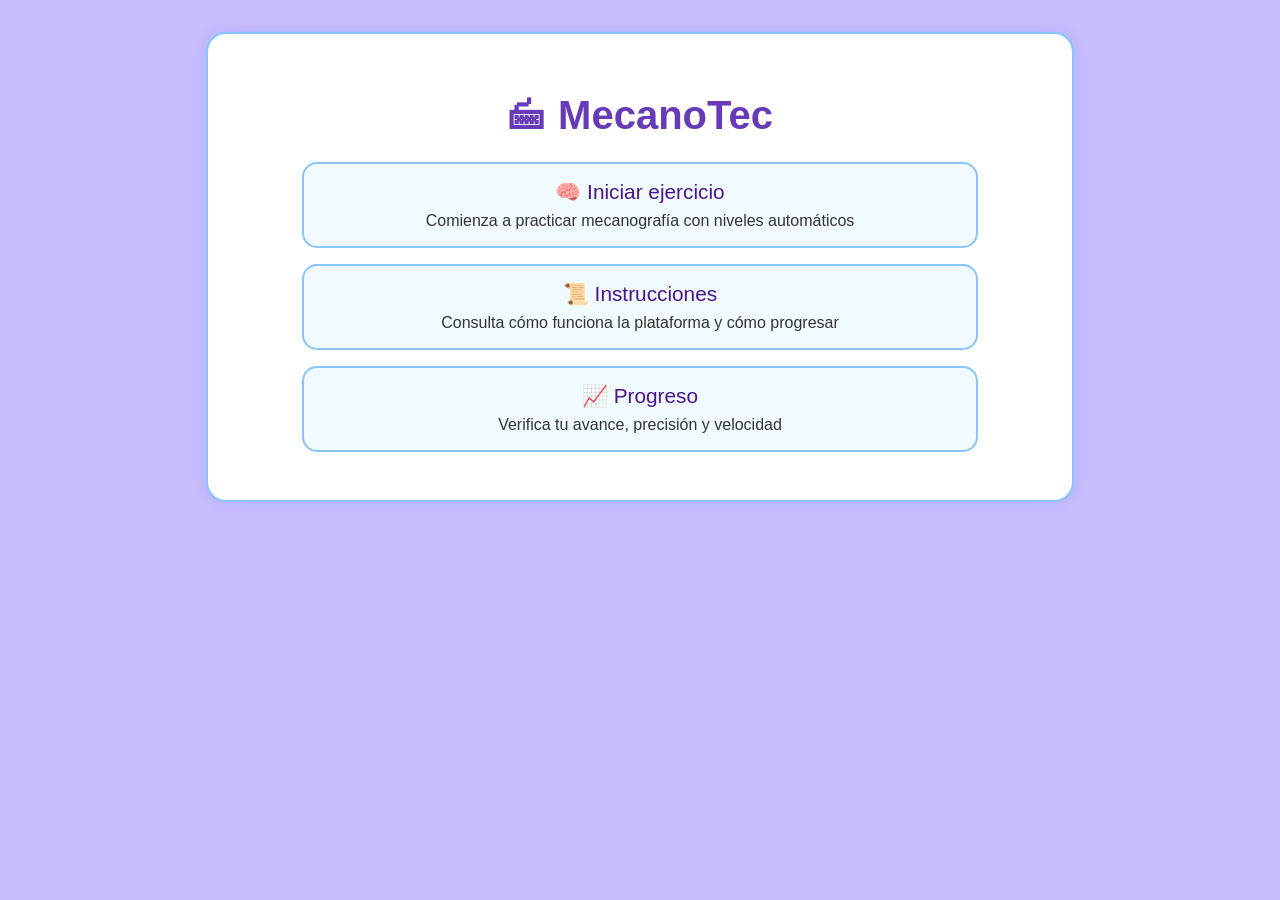
<file: index.html>
<!DOCTYPE html>
<html lang="es">
<head>
  <meta charset="UTF-8">
  <meta name="author" content="Espinoza Islas Angel Emilio">
  <meta name="author" content="De La Rosa Ortega Axel Eduardo">
  <meta name="author" content="Hernandez Ibarra David">
  <meta name="author" content="Limon Fermandez Leonardo">
  <title>Inicio - MecanoTec</title>
  <link rel="stylesheet" href="css/indexhome.css">
</head>
<body>

  <div class="container">
    <h1>🖮 MecanoTec</h1>

    <!-- Enlaces a las páginas .html -->
    <a href="niveles.html" class="option-box">
      <div class="option-title">🧠 Iniciar ejercicio</div>
      <div class="option-desc">Comienza a practicar mecanografía con niveles automáticos</div>
    </a>

    <a href="tutorial.html" class="option-box">
      <div class="option-title">📜 Instrucciones</div>
      <div class="option-desc">Consulta cómo funciona la plataforma y cómo progresar</div>
    </a>
<a href="progress.html?nivel=1" class="option-box">
      <div class="option-title">📈 Progreso</div>
      <div class="option-desc">Verifica tu avance, precisión y velocidad</div>
    </a>
</body>
</html>
</file>
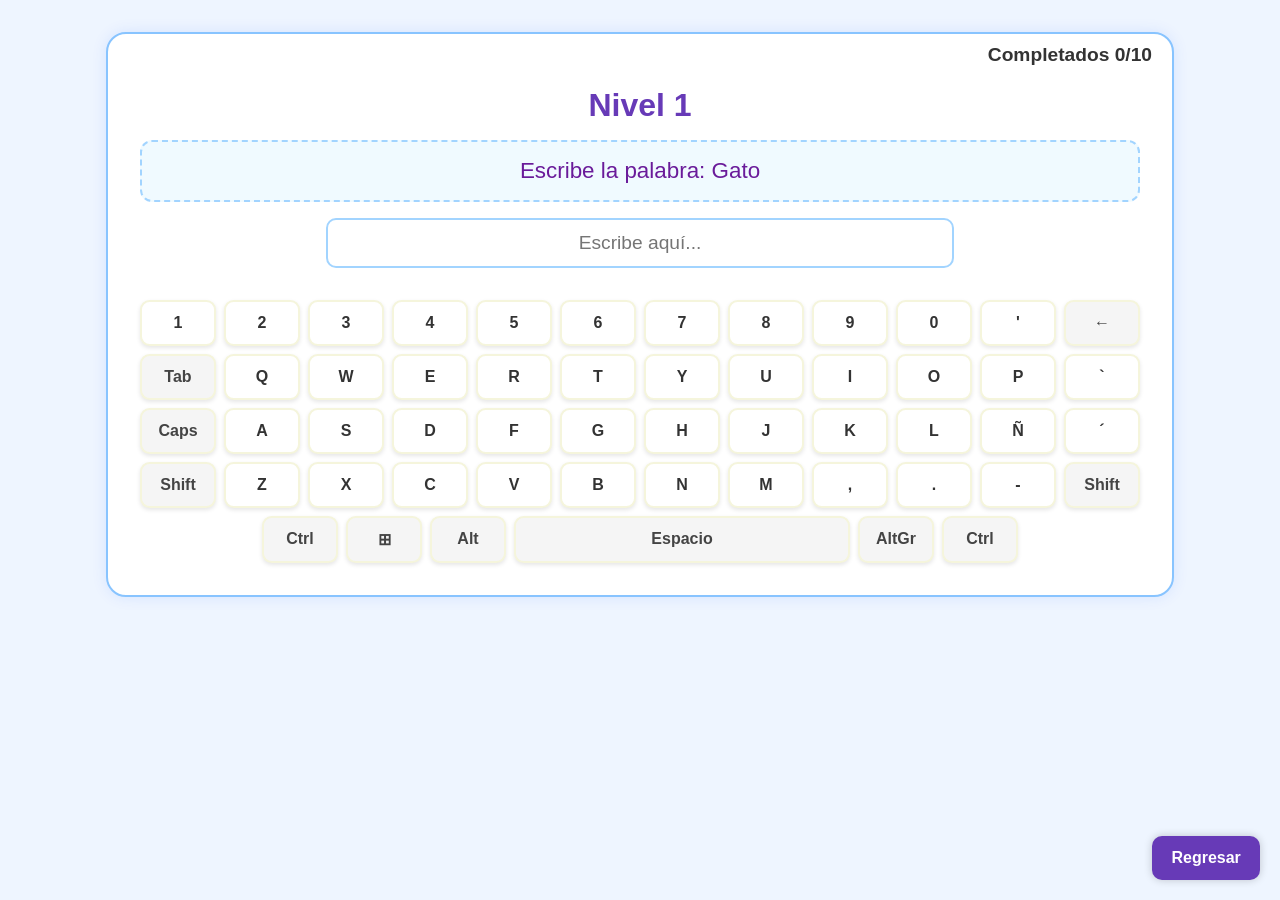
<file: juego.html>
<!DOCTYPE html>
<html lang="es">
<head>
  <meta charset="UTF-8">
  <meta name="author" content="Espinoza Islas Angel Emilio">
  <meta name="author" content="De La Rosa Ortega Axel Eduardo">
  <meta name="author" content="Hernandez Ibarra David">
  <meta name="author" content="Limon Fermandez Leonardo">
  <title>Nivel 1</title>
  <link rel="stylesheet" href="css/juego.css">
</head>
<body>
  <div class="container">
    <h1>Nivel 1</h1>
    <div class="counter" id="counter">Completados 0/10</div>
    <div id="correctAnimation"></div>
    <div class="exercise-box" id="exerciseText">Escribe la palabra: </div>
    <input type="text" placeholder="Escribe aquí..." id="textInput" autofocus />

    <!-- Teclado completo -->
    <div class="keyboard">
      <div class="keyboard-row">
        <div class="key" data-key="1">1</div>
        <div class="key" data-key="2">2</div>
        <div class="key" data-key="3">3</div>
        <div class="key" data-key="4">4</div>
        <div class="key" data-key="5">5</div>
        <div class="key" data-key="6">6</div>
        <div class="key" data-key="7">7</div>
        <div class="key" data-key="8">8</div>
        <div class="key" data-key="9">9</div>
        <div class="key" data-key="0">0</div>
        <div class="key" data-key="'">'</div>
        <div class="key special" data-key="Backspace">←</div>
      </div>
      <div class="keyboard-row">
        <div class="key special" data-key="Tab">Tab</div>
        <div class="key" data-key="Q">Q</div>
        <div class="key" data-key="W">W</div>
        <div class="key" data-key="E">E</div>
        <div class="key" data-key="R">R</div>
        <div class="key" data-key="T">T</div>
        <div class="key" data-key="Y">Y</div>
        <div class="key" data-key="U">U</div>
        <div class="key" data-key="I">I</div>
        <div class="key" data-key="O">O</div>
        <div class="key" data-key="P">P</div>
        <div class="key" data-key="`">`</div>
      </div>
      <div class="keyboard-row">
        <div class="key special" data-key="CapsLock">Caps</div>
        <div class="key" data-key="A">A</div>
        <div class="key" data-key="S">S</div>
        <div class="key" data-key="D">D</div>
        <div class="key" data-key="F">F</div>
        <div class="key" data-key="G">G</div>
        <div class="key" data-key="H">H</div>
        <div class="key" data-key="J">J</div>
        <div class="key" data-key="K">K</div>
        <div class="key" data-key="L">L</div>
        <div class="key" data-key="Ñ">Ñ</div>
        <div class="key" data-key="´">´</div>
      </div>
      <div class="keyboard-row">
        <div class="key special" data-key="Shift">Shift</div>
        <div class="key" data-key="Z">Z</div>
        <div class="key" data-key="X">X</div>
        <div class="key" data-key="C">C</div>
        <div class="key" data-key="V">V</div>
        <div class="key" data-key="B">B</div>
        <div class="key" data-key="N">N</div>
        <div class="key" data-key="M">M</div>
        <div class="key" data-key=",">,</div>
        <div class="key" data-key=".">.</div>
        <div class="key" data-key="-">-</div>
        <div class="key special" data-key="ShiftRight">Shift</div>
      </div>
      <div class="keyboard-row">
        <div class="key special" data-key="Control">Ctrl</div>
        <div class="key special" data-key="Meta">⊞</div>
        <div class="key special" data-key="Alt">Alt</div>
        <div class="key special space" data-key=" ">Espacio</div>
        <div class="key special" data-key="AltGraph">AltGr</div>
        <div class="key special" data-key="ControlRight">Ctrl</div>
      </div>
    </div>

    <div id="levelComplete" class="level-complete">🎉 ¡Felicidades, has pasado el nivel 1! 🎉</div>
    <button id="nextLevelBtn" class="next-level-btn">Siguiente nivel</button>
  </div>

  <button id="backBtn" class="back-btn">Regresar</button>

  <script>
    const keys = document.querySelectorAll('.key');
    const input = document.getElementById('textInput');
    const exerciseText = document.getElementById('exerciseText');
    const correctAnimation = document.getElementById('correctAnimation');
    const counterDisplay = document.getElementById('counter');
    const levelComplete = document.getElementById('levelComplete');
    const nextLevelBtn = document.getElementById('nextLevelBtn');

    const palabras = ["Gato", "Perro", "Casa", "Árbol", "Ratón", "Sol", "Luz","Teclado","Comisión","Pago"];
    let currentIndex = 0;
    let completados = 0;
    const totalPalabras = palabras.length;

    function mostrarPalabra() {
      if (currentIndex < palabras.length) {
        exerciseText.innerHTML = `Escribe la palabra: ${palabras[currentIndex]}`;
        input.value = "";
        input.focus();
      }
    }

    input.addEventListener('input', () => {
      const textoUsuario = input.value;
      const palabraActual = palabras[currentIndex];
      let display = "";
      for (let i = 0; i < palabraActual.length; i++) {
        if (textoUsuario[i] == null) {
          display += palabraActual[i];
        } else if (textoUsuario[i] === palabraActual[i]) {
          display += `<span class="correct">${palabraActual[i]}</span>`;
        } else {
          display += `<span class="wrong">${palabraActual[i]}</span>`;
        }
      }
      exerciseText.innerHTML = `Escribe la palabra: ${display}`;
    });

    input.addEventListener('keydown', e => {
      const key = e.key.toUpperCase();
      const match = Array.from(keys).find(k => k.dataset.key.toUpperCase() === key);
      if (match) {
        match.classList.add('highlight');
        setTimeout(() => match.classList.remove('highlight'), 150);
      }

      if (e.key === "Enter") {
        e.preventDefault();
        if (input.value === palabras[currentIndex]) {
          mostrarAnimacion(true);
          completados++;
          counterDisplay.textContent = `Completados ${completados}/${totalPalabras}`;
          currentIndex++;
          if (completados >= totalPalabras) {
            input.value = ""; 
            mostrarNivelCompletado();
          } else {
            mostrarPalabra();
          }
        } else {
          mostrarAnimacion(false);
        }
      }
    });

    function mostrarAnimacion(correcto) {
      if (correcto) {
        correctAnimation.innerHTML = `<div class="correct-animation">✅ ¡Correcto!</div>`;
      } else {
        correctAnimation.innerHTML = `<div class="incorrect-animation">❌ Incorrecto, intenta de nuevo</div>`;
      }
      setTimeout(() => { correctAnimation.innerHTML = ""; }, 1000);
    }

    function mostrarNivelCompletado() {
      // 🔹 Desbloquear Nivel 2 si todavía no está desbloqueado
      const nivelGuardado = parseInt(localStorage.getItem("nivelDesbloqueado") || "1");
      if (nivelGuardado < 2) {
        localStorage.setItem("nivelDesbloqueado", 2);
      }

      // 🔹 Guardar ejercicios completados (para tu página de progreso)
      localStorage.setItem("ejerciciosCompletados", totalPalabras);

      // 🔹 Guardar velocidad y precisión (valores fijos iniciales)
      localStorage.setItem("velocidadPromedio", 45);  // 45 PPM
      localStorage.setItem("precisionPromedio", 92);  // 92 %

      levelComplete.style.opacity = 1;
      nextLevelBtn.style.display = "block";
      input.disabled = true;
    }

    nextLevelBtn.addEventListener('click', () => {
      window.location.href = "niveles.html";
    });

    document.getElementById("backBtn").addEventListener("click", () => {
      window.location.href = "niveles.html";
    });

    mostrarPalabra();
  </script>
</body>
</html>
</file>
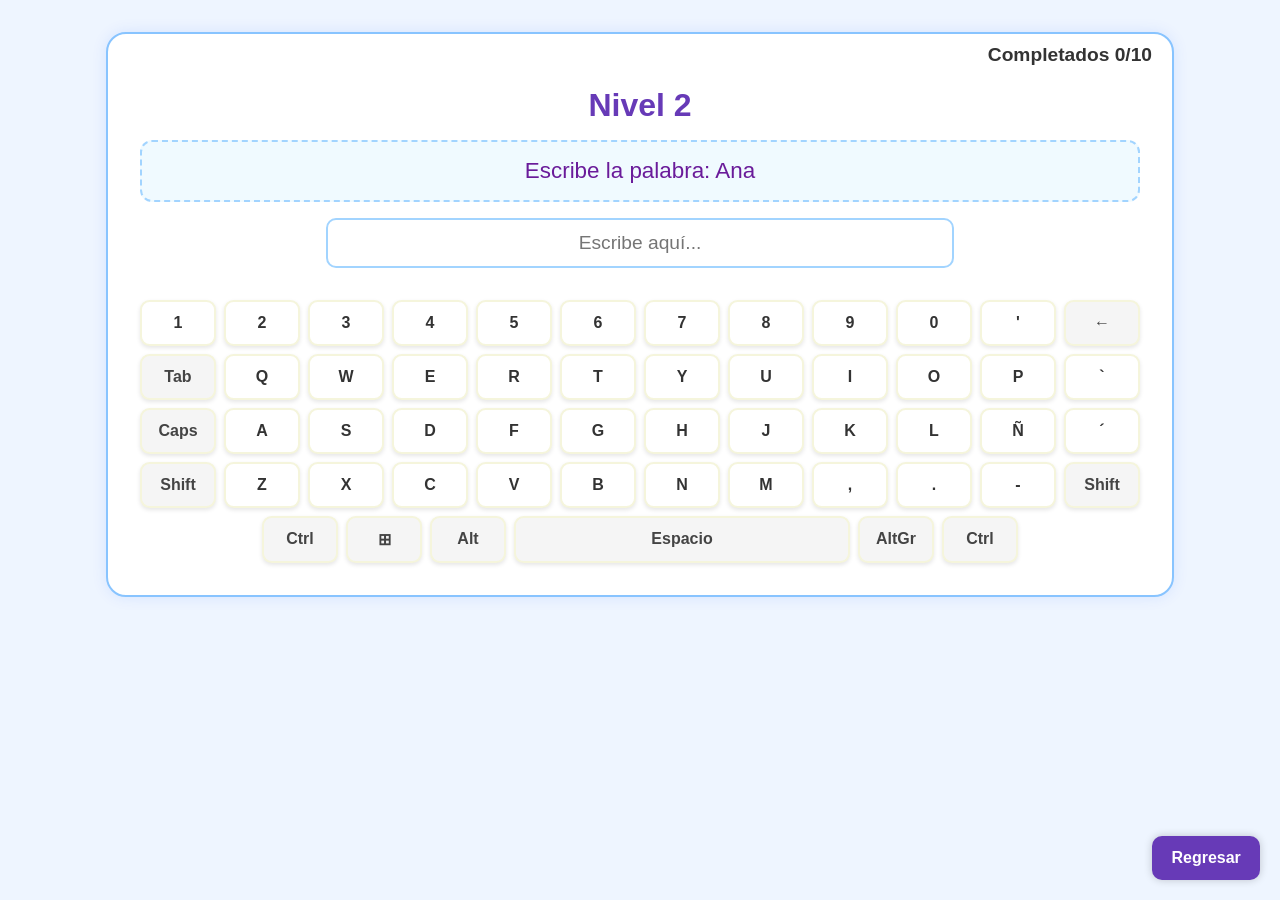
<file: juego2.html>
<!DOCTYPE html>
<html lang="es">
<head>
  <meta charset="UTF-8">
  <meta name="author" content="Espinoza Islas Angel Emilio">
  <meta name="author" content="De La Rosa Ortega Axel Eduardo">
  <meta name="author" content="Hernandez Ibarra David">
  <meta name="author" content="Limon Fermandez Leonardo">
  <title>Nivel 2</title>
  <link rel="stylesheet" href="css/juego2.css">
</head>
<body>
  <div class="container">
    <h1>Nivel 2</h1>
    <div class="counter" id="counter">Completados 0/10</div>
    <div id="correctAnimation"></div>
    <div class="exercise-box" id="exerciseText">Escribe la palabra: </div>
    <input type="text" placeholder="Escribe aquí..." id="textInput" autofocus />

    <!-- Teclado completo -->
    <div class="keyboard">
      <div class="keyboard-row">
        <div class="key" data-key="1">1</div>
        <div class="key" data-key="2">2</div>
        <div class="key" data-key="3">3</div>
        <div class="key" data-key="4">4</div>
        <div class="key" data-key="5">5</div>
        <div class="key" data-key="6">6</div>
        <div class="key" data-key="7">7</div>
        <div class="key" data-key="8">8</div>
        <div class="key" data-key="9">9</div>
        <div class="key" data-key="0">0</div>
        <div class="key" data-key="'">'</div>
        <div class="key special" data-key="Backspace">←</div>
      </div>
      <div class="keyboard-row">
        <div class="key special" data-key="Tab">Tab</div>
        <div class="key" data-key="Q">Q</div>
        <div class="key" data-key="W">W</div>
        <div class="key" data-key="E">E</div>
        <div class="key" data-key="R">R</div>
        <div class="key" data-key="T">T</div>
        <div class="key" data-key="Y">Y</div>
        <div class="key" data-key="U">U</div>
        <div class="key" data-key="I">I</div>
        <div class="key" data-key="O">O</div>
        <div class="key" data-key="P">P</div>
        <div class="key" data-key="`">`</div>
      </div>
      <div class="keyboard-row">
        <div class="key special" data-key="CapsLock">Caps</div>
        <div class="key" data-key="A">A</div>
        <div class="key" data-key="S">S</div>
        <div class="key" data-key="D">D</div>
        <div class="key" data-key="F">F</div>
        <div class="key" data-key="G">G</div>
        <div class="key" data-key="H">H</div>
        <div class="key" data-key="J">J</div>
        <div class="key" data-key="K">K</div>
        <div class="key" data-key="L">L</div>
        <div class="key" data-key="Ñ">Ñ</div>
        <div class="key" data-key="´">´</div>
      </div>
      <div class="keyboard-row">
        <div class="key special" data-key="Shift">Shift</div>
        <div class="key" data-key="Z">Z</div>
        <div class="key" data-key="X">X</div>
        <div class="key" data-key="C">C</div>
        <div class="key" data-key="V">V</div>
        <div class="key" data-key="B">B</div>
        <div class="key" data-key="N">N</div>
        <div class="key" data-key="M">M</div>
        <div class="key" data-key=",">,</div>
        <div class="key" data-key=".">.</div>
        <div class="key" data-key="-">-</div>
        <div class="key special" data-key="ShiftRight">Shift</div>
      </div>
      <div class="keyboard-row">
        <div class="key special" data-key="Control">Ctrl</div>
        <div class="key special" data-key="Meta">⊞</div>
        <div class="key special" data-key="Alt">Alt</div>
        <div class="key special space" data-key=" ">Espacio</div>
        <div class="key special" data-key="AltGraph">AltGr</div>
        <div class="key special" data-key="ControlRight">Ctrl</div>
      </div>
    </div>

    <div id="levelComplete" class="level-complete">🎉 ¡Felicidades, has pasado el nivel 2! 🎉</div>
    <button id="nextLevelBtn" class="next-level-btn">Siguiente nivel</button>
  </div>

  <button id="backBtn" class="back-btn">Regresar</button>

 <script>
    const keys = document.querySelectorAll('.key');
    const input = document.getElementById('textInput');
    const exerciseText = document.getElementById('exerciseText');
    const correctAnimation = document.getElementById('correctAnimation');
    const counterDisplay = document.getElementById('counter');
    const levelComplete = document.getElementById('levelComplete');
    const nextLevelBtn = document.getElementById('nextLevelBtn');

    // Cambié aquí los elementos por NOMBRES
    const palabras = ["Ana", "Luis", "María", "José", "Sofía", "Diego", "Lucía", "Miguel", "Elena", "Ramón"];

    let currentIndex = 0;
    let completados = 0;
    const totalPalabras = palabras.length;

    function mostrarPalabra() {
      if (currentIndex < palabras.length) {
        exerciseText.innerHTML = `Escribe la palabra: ${palabras[currentIndex]}`;
        input.value = "";
        input.focus();
      }
    }

    input.addEventListener('input', () => {
      const textoUsuario = input.value;
      const palabraActual = palabras[currentIndex];
      let display = "";
      for (let i = 0; i < palabraActual.length; i++) {
        if (textoUsuario[i] == null) {
          display += palabraActual[i];
        } else if (textoUsuario[i] === palabraActual[i]) {
          display += `<span class="correct">${palabraActual[i]}</span>`;
        } else {
          display += `<span class="wrong">${palabraActual[i]}</span>`;
        }
      }
      exerciseText.innerHTML = `Escribe la palabra: ${display}`;
    });

    input.addEventListener('keydown', e => {
      const key = e.key.toUpperCase();
      const match = Array.from(keys).find(k => k.dataset.key.toUpperCase() === key);
      if (match) {
        match.classList.add('highlight');
        setTimeout(() => match.classList.remove('highlight'), 150);
      }

      if (e.key === "Enter") {
        e.preventDefault();
        if (input.value === palabras[currentIndex]) {
          mostrarAnimacion(true);
          completados++;
          counterDisplay.textContent = `Completados ${completados}/${totalPalabras}`;
          currentIndex++;
          if (completados >= totalPalabras) {
            input.value = ""; 
            mostrarNivelCompletado();
          } else {
            mostrarPalabra();
          }
        } else {
          mostrarAnimacion(false);
        }
      }
    });

    function mostrarAnimacion(correcto) {
      if (correcto) {
        correctAnimation.innerHTML = `<div class="correct-animation">✅ ¡Correcto!</div>`;
      } else {
        correctAnimation.innerHTML = `<div class="incorrect-animation">❌ Incorrecto, intenta de nuevo</div>`;
      }
      setTimeout(() => { correctAnimation.innerHTML = ""; }, 1000);
    }

    function mostrarNivelCompletado() {

      // ⭐⭐⭐ DESBLOQUEAR NIVEL 3 ⭐⭐⭐
      const nivelActual = parseInt(localStorage.getItem("nivelDesbloqueado") || "1");
      if (nivelActual < 3) {
        localStorage.setItem("nivelDesbloqueado", 3);
      }

      // ⭐ Guardamos los ejercicios completados totales
      // 10 del nivel 1 + 10 del nivel 2 = 20
      localStorage.setItem("ejerciciosCompletados", 20);

      // ⭐ Guardar velocidad y precisión (valores fijos)
      localStorage.setItem("velocidadPromedio", 45);  // 45 PPM
      localStorage.setItem("precisionPromedio", 92);  // 92 %

      levelComplete.style.opacity = 1;
      nextLevelBtn.style.display = "block";
      input.disabled = true;
    }

    nextLevelBtn.addEventListener('click', () => {
      window.location.href = "niveles.html";
    });

    document.getElementById("backBtn").addEventListener("click", () => {
      window.location.href = "niveles.html";
    });

    mostrarPalabra();
</script>

</body>
</html>
</file>
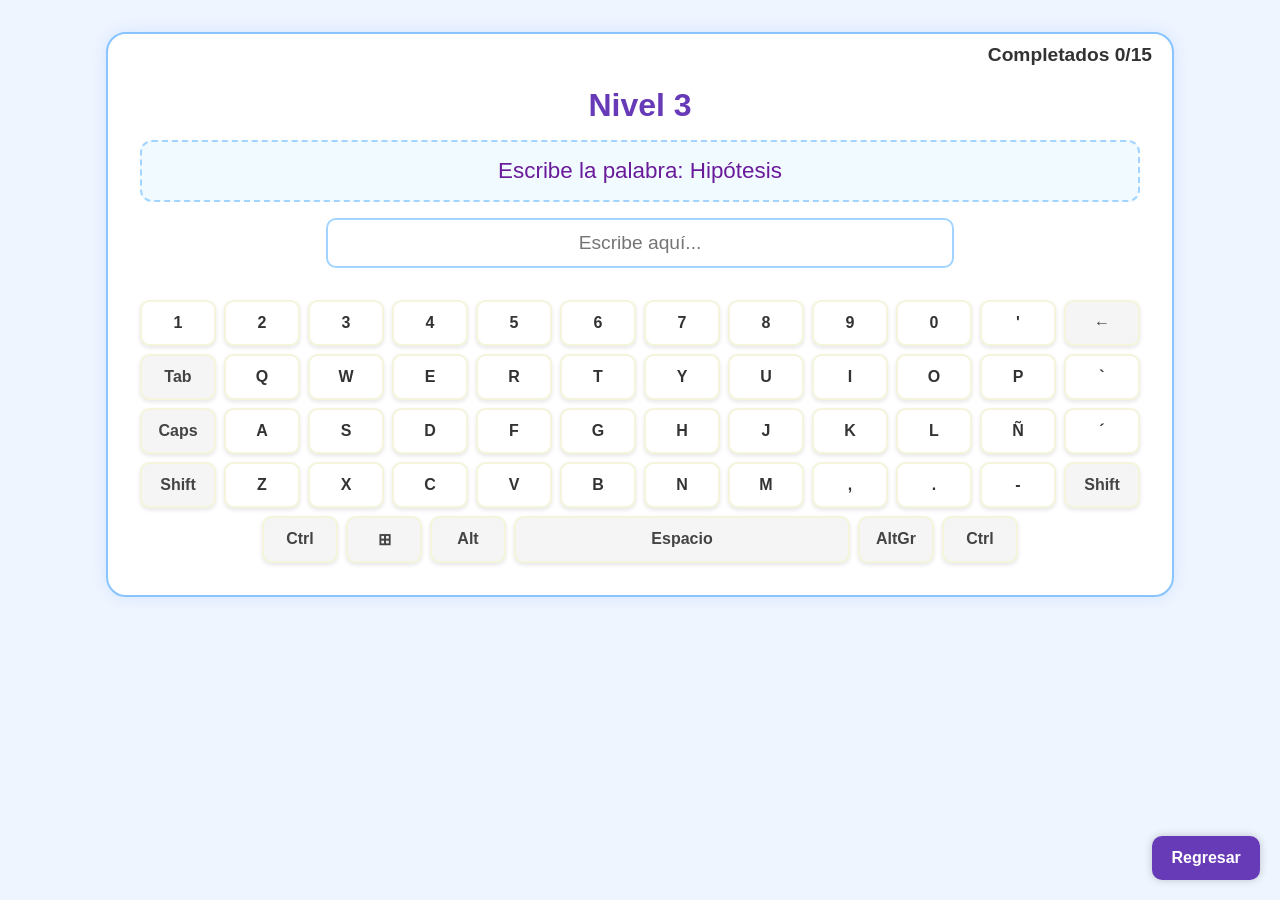
<file: juego3.html>
<!DOCTYPE html>
<html lang="es">
<head>
  <meta charset="UTF-8">
  <meta name="author" content="Espinoza Islas Angel Emilio">
  <meta name="author" content="De La Rosa Ortega Axel Eduardo">
  <meta name="author" content="Hernandez Ibarra David">
  <meta name="author" content="Limon Fermandez Leonardo">
  <title>Nivel 3</title>
  <link rel="stylesheet" href="css/juego3.css">
</head>
<body>
  <div class="container">
    <h1>Nivel 3</h1>

    <div class="counter" id="counter">Completados 0/15</div>
    <div id="correctAnimation"></div>
    <div class="exercise-box" id="exerciseText">Escribe la palabra:</div>

    <input type="text" placeholder="Escribe aquí..." id="textInput" autofocus />

    <!-- Teclado -->
    <div class="keyboard">
      <div class="keyboard-row">
        <div class="key" data-key="1">1</div>
        <div class="key" data-key="2">2</div>
        <div class="key" data-key="3">3</div>
        <div class="key" data-key="4">4</div>
        <div class="key" data-key="5">5</div>
        <div class="key" data-key="6">6</div>
        <div class="key" data-key="7">7</div>
        <div class="key" data-key="8">8</div>
        <div class="key" data-key="9">9</div>
        <div class="key" data-key="0">0</div>
        <div class="key" data-key="'">'</div>
        <div class="key special" data-key="Backspace">←</div>
      </div>

      <div class="keyboard-row">
        <div class="key special" data-key="Tab">Tab</div>
        <div class="key" data-key="Q">Q</div>
        <div class="key" data-key="W">W</div>
        <div class="key" data-key="E">E</div>
        <div class="key" data-key="R">R</div>
        <div class="key" data-key="T">T</div>
        <div class="key" data-key="Y">Y</div>
        <div class="key" data-key="U">U</div>
        <div class="key" data-key="I">I</div>
        <div class="key" data-key="O">O</div>
        <div class="key" data-key="P">P</div>
        <div class="key" data-key="`">`</div>
      </div>

      <div class="keyboard-row">
        <div class="key special" data-key="CapsLock">Caps</div>
        <div class="key" data-key="A">A</div>
        <div class="key" data-key="S">S</div>
        <div class="key" data-key="D">D</div>
        <div class="key" data-key="F">F</div>
        <div class="key" data-key="G">G</div>
        <div class="key" data-key="H">H</div>
        <div class="key" data-key="J">J</div>
        <div class="key" data-key="K">K</div>
        <div class="key" data-key="L">L</div>
        <div class="key" data-key="Ñ">Ñ</div>
        <div class="key" data-key="´">´</div>
      </div>

      <div class="keyboard-row">
        <div class="key special" data-key="Shift">Shift</div>
        <div class="key" data-key="Z">Z</div>
        <div class="key" data-key="X">X</div>
        <div class="key" data-key="C">C</div>
        <div class="key" data-key="V">V</div>
        <div class="key" data-key="B">B</div>
        <div class="key" data-key="N">N</div>
        <div class="key" data-key="M">M</div>
        <div class="key" data-key=",">,</div>
        <div class="key" data-key=".">.</div>
        <div class="key" data-key="-">-</div>
        <div class="key special" data-key="ShiftRight">Shift</div>
      </div>

      <div class="keyboard-row">
        <div class="key special" data-key="Control">Ctrl</div>
        <div class="key special" data-key="Meta">⊞</div>
        <div class="key special" data-key="Alt">Alt</div>
        <div class="key special space" data-key=" ">Espacio</div>
        <div class="key special" data-key="AltGraph">AltGr</div>
        <div class="key special" data-key="ControlRight">Ctrl</div>
      </div>
    </div>

    <!-- NIVEL COMPLETADO -->
    <div id="levelComplete" class="level-complete">🎉 ¡Felicidades, has pasado el nivel 3! 🎉</div>
    <button id="nextLevelBtn" class="next-level-btn">Siguiente nivel</button>
  </div>

  <button id="backBtn" class="back-btn">Regresar</button>

  <script>
    const keys = document.querySelectorAll('.key');
    const input = document.getElementById('textInput');
    const exerciseText = document.getElementById('exerciseText');
    const correctAnimation = document.getElementById('correctAnimation');
    const counterDisplay = document.getElementById('counter');
    const levelComplete = document.getElementById('levelComplete');
    const nextLevelBtn = document.getElementById('nextLevelBtn');

    // 15 PALABRAS DIFÍCILES
    const palabras = [
      "Hipótesis", "Transcripción", "Constitución", "Equilibrio",
      "Interrupción", "Adquisición", "Biológico", "Paralelogramo",
      "Armoniosamente", "Programación", "Entusiasta", "Razonamiento",
      "Electricidad", "Fantasía", "Convergencia"
    ];

    let currentIndex = 0;
    let completados = 0;
    const totalPalabras = palabras.length;

    function mostrarPalabra() {
      exerciseText.innerHTML = `Escribe la palabra: ${palabras[currentIndex]}`;
      input.value = "";
      input.focus();
    }

    input.addEventListener('input', () => {
      const textoUsuario = input.value;
      const palabraActual = palabras[currentIndex];
      let display = "";
      for (let i = 0; i < palabraActual.length; i++) {
        if (!textoUsuario[i]) {
          display += palabraActual[i];
        } else if (textoUsuario[i] === palabraActual[i]) {
          display += `<span class="correct">${palabraActual[i]}</span>`;
        } else {
          display += `<span class="wrong">${palabraActual[i]}</span>`;
        }
      }
      exerciseText.innerHTML = `Escribe la palabra: ${display}`;
    });

    input.addEventListener('keydown', e => {
      const key = e.key.toUpperCase();
      const match = Array.from(keys).find(k => k.dataset.key.toUpperCase() === key);
      if (match) {
        match.classList.add('highlight');
        setTimeout(() => match.classList.remove('highlight'), 150);
      }

      if (e.key === "Enter") {
        e.preventDefault();
        if (input.value === palabras[currentIndex]) {
          mostrarAnimacion(true);
          completados++;
          counterDisplay.textContent = `Completados ${completados}/${totalPalabras}`;
          currentIndex++;
          if (completados >= totalPalabras) {
            input.value = "";
            mostrarNivelCompletado();
          } else {
            mostrarPalabra();
          }
        } else {
          mostrarAnimacion(false);
        }
      }
    });

    function mostrarAnimacion(correcto) {
      correctAnimation.innerHTML = correcto
        ? `<div class="correct-animation">✅ ¡Correcto!</div>`
        : `<div class="incorrect-animation">❌ Incorrecto</div>`;
      
      setTimeout(() => correctAnimation.innerHTML = "", 1000);
    }

    function mostrarNivelCompletado() {
      // ⭐ Desbloquear Nivel 4
      const nivelActual = parseInt(localStorage.getItem("nivelDesbloqueado") || "1");
      if (nivelActual < 4) {
        localStorage.setItem("nivelDesbloqueado", 4);
      }

      // ⭐ Ejercicios completados acumulados:
      // 10 (nivel 1) + 10 (nivel 2) + 15 (nivel 3) = 35
      localStorage.setItem("ejerciciosCompletados", 35);

      // ⭐ Velocidad y precisión fijas
      localStorage.setItem("velocidadPromedio", 45);
      localStorage.setItem("precisionPromedio", 92);

      levelComplete.style.opacity = 1;
      nextLevelBtn.style.display = "block";
      input.disabled = true;
    }

    nextLevelBtn.addEventListener('click', () => {
      window.location.href = "niveles.html";
    });

    document.getElementById("backBtn").addEventListener("click", () => {
      window.location.href = "niveles.html";
    });

    mostrarPalabra();
  </script>
</body>
</html>
</file>
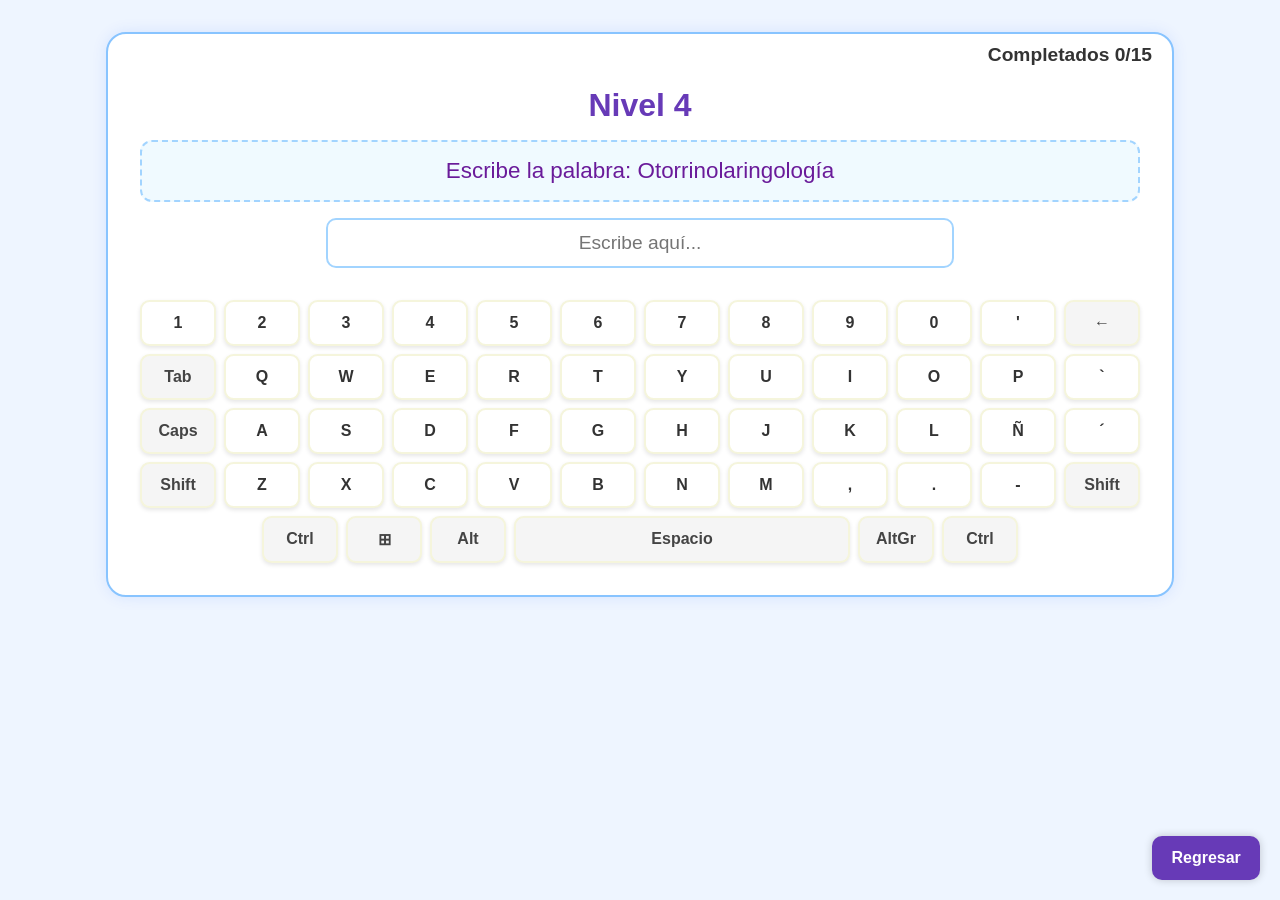
<file: juego4.html>
<!DOCTYPE html>
<html lang="es">
<head>
  <meta charset="UTF-8">
  <meta name="author" content="Espinoza Islas Angel Emilio">
  <meta name="author" content="De La Rosa Ortega Axel Eduardo">
  <meta name="author" content="Hernandez Ibarra David">
  <meta name="author" content="Limon Fermandez Leonardo">
  <title>Nivel 4</title>
  <link rel="stylesheet" href="css/juego4.css">
</head>
<body>
  <div class="container">
    <h1>Nivel 4</h1>

    <div class="counter" id="counter">Completados 0/15</div>
    <div id="correctAnimation"></div>
    <div class="exercise-box" id="exerciseText">Escribe la palabra:</div>

    <input type="text" placeholder="Escribe aquí..." id="textInput" autofocus />

    <!-- TECLADO -->
    <div class="keyboard">
      <div class="keyboard-row">
        <div class="key" data-key="1">1</div>
        <div class="key" data-key="2">2</div>
        <div class="key" data-key="3">3</div>
        <div class="key" data-key="4">4</div>
        <div class="key" data-key="5">5</div>
        <div class="key" data-key="6">6</div>
        <div class="key" data-key="7">7</div>
        <div class="key" data-key="8">8</div>
        <div class="key" data-key="9">9</div>
        <div class="key" data-key="0">0</div>
        <div class="key" data-key="'">'</div>
        <div class="key special" data-key="Backspace">←</div>
      </div>

      <div class="keyboard-row">
        <div class="key special" data-key="Tab">Tab</div>
        <div class="key" data-key="Q">Q</div>
        <div class="key" data-key="W">W</div>
        <div class="key" data-key="E">E</div>
        <div class="key" data-key="R">R</div>
        <div class="key" data-key="T">T</div>
        <div class="key" data-key="Y">Y</div>
        <div class="key" data-key="U">U</div>
        <div class="key" data-key="I">I</div>
        <div class="key" data-key="O">O</div>
        <div class="key" data-key="P">P</div>
        <div class="key" data-key="`">`</div>
      </div>

      <div class="keyboard-row">
        <div class="key special" data-key="CapsLock">Caps</div>
        <div class="key" data-key="A">A</div>
        <div class="key" data-key="S">S</div>
        <div class="key" data-key="D">D</div>
        <div class="key" data-key="F">F</div>
        <div class="key" data-key="G">G</div>
        <div class="key" data-key="H">H</div>
        <div class="key" data-key="J">J</div>
        <div class="key" data-key="K">K</div>
        <div class="key" data-key="L">L</div>
        <div class="key" data-key="Ñ">Ñ</div>
        <div class="key" data-key="´">´</div>
      </div>

      <div class="keyboard-row">
        <div class="key special" data-key="Shift">Shift</div>
        <div class="key" data-key="Z">Z</div>
        <div class="key" data-key="X">X</div>
        <div class="key" data-key="C">C</div>
        <div class="key" data-key="V">V</div>
        <div class="key" data-key="B">B</div>
        <div class="key" data-key="N">N</div>
        <div class="key" data-key="M">M</div>
        <div class="key" data-key=",">,</div>
        <div class="key" data-key=".">.</div>
        <div class="key" data-key="-">-</div>
        <div class="key special" data-key="ShiftRight">Shift</div>
      </div>

      <div class="keyboard-row">
        <div class="key special" data-key="Control">Ctrl</div>
        <div class="key special" data-key="Meta">⊞</div>
        <div class="key special" data-key="Alt">Alt</div>
        <div class="key special space" data-key=" ">Espacio</div>
        <div class="key special" data-key="AltGraph">AltGr</div>
        <div class="key special" data-key="ControlRight">Ctrl</div>
      </div>
    </div>

    <!-- NIVEL COMPLETADO -->
    <div id="levelComplete" class="level-complete">🎉 ¡Felicidades, has pasado el nivel 4! 🎉</div>
    <button id="nextLevelBtn" class="next-level-btn">Siguiente nivel</button>
  </div>

  <button id="backBtn" class="back-btn">Regresar</button>

  <script>
    const keys = document.querySelectorAll('.key');
    const input = document.getElementById('textInput');
    const exerciseText = document.getElementById('exerciseText');
    const correctAnimation = document.getElementById('correctAnimation');
    const counterDisplay = document.getElementById('counter');
    const levelComplete = document.getElementById('levelComplete');
    const nextLevelBtn = document.getElementById('nextLevelBtn');

    // 15 PALABRAS MUY DIFÍCILES
    const palabras = [
      "Otorrinolaringología", 
      "Tridimensionalidad",
      "Idiosincrasia",
      "Inconstitucionalidad",
      "Desafortunadamente",
      "Ininteligibilidad",
      "Electroencefalograma",
      "Desoxirribonucleico",
      "Paralelepípedo",
      "Metamorfosis",
      "Fotosíntesis",
      "Hemisferio",
      "Rizotónico",
      "Colisionador",
      "Polifacético"
    ];

    let currentIndex = 0;
    let completados = 0;
    const totalPalabras = palabras.length;

    function mostrarPalabra() {
      exerciseText.innerHTML = `Escribe la palabra: ${palabras[currentIndex]}`;
      input.value = "";
      input.focus();
    }

    input.addEventListener('input', () => {
      const textoUsuario = input.value;
      const palabraActual = palabras[currentIndex];
      let display = "";

      for (let i = 0; i < palabraActual.length; i++) {
        if (!textoUsuario[i]) {
          display += palabraActual[i];
        } else if (textoUsuario[i] === palabraActual[i]) {
          display += `<span class="correct">${palabraActual[i]}</span>`;
        } else {
          display += `<span class="wrong">${palabraActual[i]}</span>`;
        }
      }

      exerciseText.innerHTML = `Escribe la palabra: ${display}`;
    });

    input.addEventListener('keydown', e => {
      const key = e.key.toUpperCase();
      const match = Array.from(keys).find(k => k.dataset.key.toUpperCase() === key);

      if (match) {
        match.classList.add('highlight');
        setTimeout(() => match.classList.remove('highlight'), 150);
      }

      if (e.key === "Enter") {
        e.preventDefault();

        if (input.value === palabras[currentIndex]) {
          mostrarAnimacion(true);
          completados++;
          counterDisplay.textContent = `Completados ${completados}/${totalPalabras}`;
          currentIndex++;

          if (completados >= totalPalabras) {
            input.value = "";
            mostrarNivelCompletado();
          } else {
            mostrarPalabra();
          }
        } else {
          mostrarAnimacion(false);
        }
      }
    });

    function mostrarAnimacion(correcto) {
      correctAnimation.innerHTML = correcto
        ? `<div class="correct-animation">✅ ¡Correcto!</div>`
        : `<div class="incorrect-animation">❌ Incorrecto</div>`;

      setTimeout(() => correctAnimation.innerHTML = "", 1000);
    }

    function mostrarNivelCompletado() {
      // ⭐ Desbloquear Nivel 5
      const nivelActual = parseInt(localStorage.getItem("nivelDesbloqueado") || "1");
      if (nivelActual < 5) {
        localStorage.setItem("nivelDesbloqueado", 5);
      }

      // ⭐ Ejercicios completados acumulados:
      // 10 + 10 + 15 + 15 = 50
      localStorage.setItem("ejerciciosCompletados", 50);

      // ⭐ Velocidad y precisión fijas
      localStorage.setItem("velocidadPromedio", 45);
      localStorage.setItem("precisionPromedio", 92);

      levelComplete.style.opacity = 1;
      nextLevelBtn.style.display = "block";
      input.disabled = true;
    }

    nextLevelBtn.addEventListener('click', () => {
      window.location.href = "niveles.html";
    });

    document.getElementById("backBtn").addEventListener("click", () => {
      window.location.href = "niveles.html";
    });

    mostrarPalabra();
  </script>
</body>
</html>
</file>
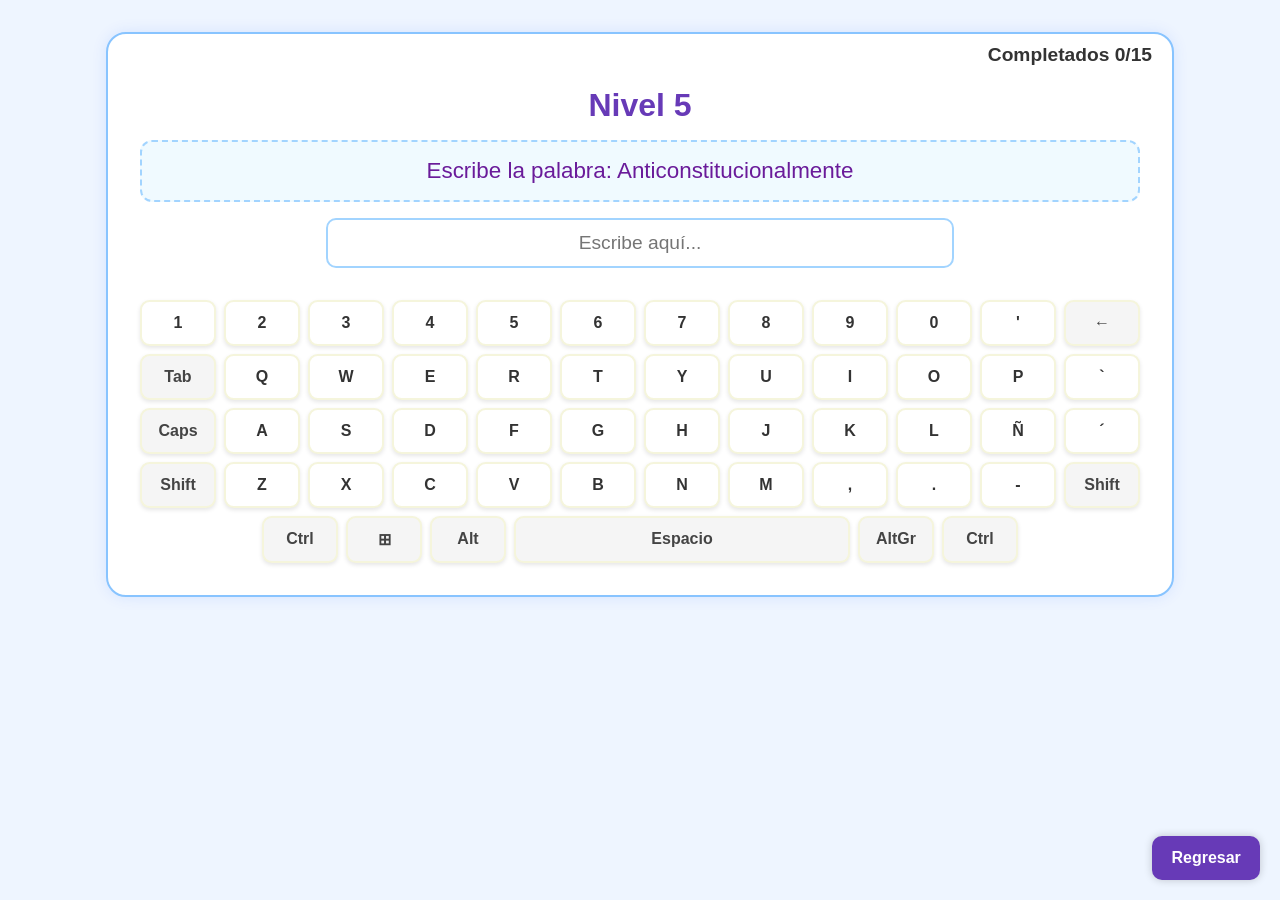
<file: juego5.html>
<!DOCTYPE html>
<html lang="es">
<head>
  <meta charset="UTF-8">
  <meta name="author" content="Espinoza Islas Angel Emilio">
  <meta name="author" content="De La Rosa Ortega Axel Eduardo">
  <meta name="author" content="Hernandez Ibarra David">
  <meta name="author" content="Limon Fermandez Leonardo">
  <title>Nivel 5</title>
  <link rel="stylesheet" href="css/juego5.css">
</head>
<body>
  <div class="container">
    <h1>Nivel 5</h1>

    <div class="counter" id="counter">Completados 0/15</div>
    <div id="correctAnimation"></div>
    <div class="exercise-box" id="exerciseText">Escribe la palabra:</div>

    <input type="text" placeholder="Escribe aquí..." id="textInput" autofocus />

    <!-- TECLADO -->
    <div class="keyboard">
      <div class="keyboard-row">
        <div class="key" data-key="1">1</div>
        <div class="key" data-key="2">2</div>
        <div class="key" data-key="3">3</div>
        <div class="key" data-key="4">4</div>
        <div class="key" data-key="5">5</div>
        <div class="key" data-key="6">6</div>
        <div class="key" data-key="7">7</div>
        <div class="key" data-key="8">8</div>
        <div class="key" data-key="9">9</div>
        <div class="key" data-key="0">0</div>
        <div class="key" data-key="'">'</div>
        <div class="key special" data-key="Backspace">←</div>
      </div>

      <div class="keyboard-row">
        <div class="key special" data-key="Tab">Tab</div>
        <div class="key" data-key="Q">Q</div>
        <div class="key" data-key="W">W</div>
        <div class="key" data-key="E">E</div>
        <div class="key" data-key="R">R</div>
        <div class="key" data-key="T">T</div>
        <div class="key" data-key="Y">Y</div>
        <div class="key" data-key="U">U</div>
        <div class="key" data-key="I">I</div>
        <div class="key" data-key="O">O</div>
        <div class="key" data-key="P">P</div>
        <div class="key" data-key="`">`</div>
      </div>

      <div class="keyboard-row">
        <div class="key special" data-key="CapsLock">Caps</div>
        <div class="key" data-key="A">A</div>
        <div class="key" data-key="S">S</div>
        <div class="key" data-key="D">D</div>
        <div class="key" data-key="F">F</div>
        <div class="key" data-key="G">G</div>
        <div class="key" data-key="H">H</div>
        <div class="key" data-key="J">J</div>
        <div class="key" data-key="K">K</div>
        <div class="key" data-key="L">L</div>
        <div class="key" data-key="Ñ">Ñ</div>
        <div class="key" data-key="´">´</div>
      </div>

      <div class="keyboard-row">
        <div class="key special" data-key="Shift">Shift</div>
        <div class="key" data-key="Z">Z</div>
        <div class="key" data-key="X">X</div>
        <div class="key" data-key="C">C</div>
        <div class="key" data-key="V">V</div>
        <div class="key" data-key="B">B</div>
        <div class="key" data-key="N">N</div>
        <div class="key" data-key="M">M</div>
        <div class="key" data-key=",">,</div>
        <div class="key" data-key=".">.</div>
        <div class="key" data-key="-">-</div>
        <div class="key special" data-key="ShiftRight">Shift</div>
      </div>

      <div class="keyboard-row">
        <div class="key special" data-key="Control">Ctrl</div>
        <div class="key special" data-key="Meta">⊞</div>
        <div class="key special" data-key="Alt">Alt</div>
        <div class="key special space" data-key=" ">Espacio</div>
        <div class="key special" data-key="AltGraph">AltGr</div>
        <div class="key special" data-key="ControlRight">Ctrl</div>
      </div>
    </div>

    <!-- NIVEL COMPLETADO -->
    <div id="levelComplete" class="level-complete">🎉 ¡Felicidades, has pasado el nivel 5! 🎉</div>
    <button id="nextLevelBtn" class="next-level-btn">Siguiente nivel</button>
  </div>

  <button id="backBtn" class="back-btn">Regresar</button>

  <script>
    const keys = document.querySelectorAll('.key');
    const input = document.getElementById('textInput');
    const exerciseText = document.getElementById('exerciseText');
    const correctAnimation = document.getElementById('correctAnimation');
    const counterDisplay = document.getElementById('counter');
    const levelComplete = document.getElementById('levelComplete');
    const nextLevelBtn = document.getElementById('nextLevelBtn');

    // ✅ NIVEL 5: Palabras extremadamente difíciles
    const palabras = [
      "Anticonstitucionalmente",
      "Electroencefalografista",
      "Desoxirribonucleoproteína",
      "Esternocleidomastoideo",
      "Hiperparatiroidismo",
      "Antiepileptogénico",
      "Oftalmotorrinolaringólogo",
      "Neuropsicofarmacología",
      "Incompatibilización",
      "Desafortunadísimamente",
      "Incomprehensibilidad",
      "Electromagnetoestática",
      "Interdisciplinariedad",
      "Bioluminiscencia",
      "Ultramicroscópico"
    ];

    let currentIndex = 0;
    let completados = 0;
    const totalPalabras = palabras.length;

    function mostrarPalabra() {
      exerciseText.innerHTML = `Escribe la palabra: ${palabras[currentIndex]}`;
      input.value = "";
      input.focus();
    }

    input.addEventListener('input', () => {
      const textoUsuario = input.value;
      const palabraActual = palabras[currentIndex];
      let display = "";

      for (let i = 0; i < palabraActual.length; i++) {
        if (!textoUsuario[i]) {
          display += palabraActual[i];
        } else if (textoUsuario[i] === palabraActual[i]) {
          display += `<span class="correct">${palabraActual[i]}</span>`;
        } else {
          display += `<span class="wrong">${palabraActual[i]}</span>`;
        }
      }

      exerciseText.innerHTML = `Escribe la palabra: ${display}`;
    });

    input.addEventListener('keydown', e => {
      const key = e.key.toUpperCase();
      const match = Array.from(keys).find(k => k.dataset.key.toUpperCase() === key);

      if (match) {
        match.classList.add('highlight');
        setTimeout(() => match.classList.remove('highlight'), 150);
      }

      if (e.key === "Enter") {
        e.preventDefault();

        if (input.value === palabras[currentIndex]) {
          mostrarAnimacion(true);
          completados++;
          counterDisplay.textContent = `Completados ${completados}/${totalPalabras}`;
          currentIndex++;

          if (completados >= totalPalabras) {
            input.value = "";
            mostrarNivelCompletado();
          } else {
            mostrarPalabra();
          }
        } else {
          mostrarAnimacion(false);
        }
      }
    });

    function mostrarAnimacion(correcto) {
      correctAnimation.innerHTML = correcto
        ? `<div class="correct-animation">✅ ¡Correcto!</div>`
        : `<div class="incorrect-animation">❌ Incorrecto</div>`;

      setTimeout(() => correctAnimation.innerHTML = "", 1000);
    }

    function mostrarNivelCompletado() {
      // ⭐⭐⭐ DESBLOQUEAR RETO (Nivel 6) ⭐⭐⭐
      const nivelActual = parseInt(localStorage.getItem("nivelDesbloqueado") || "1");
      if (nivelActual < 6) {
        localStorage.setItem("nivelDesbloqueado", 6);
      }

      // ⭐ Actualizar ejercicios completados totales:
      // 10 + 10 + 15 + 15 + 15 = 65
      localStorage.setItem("ejerciciosCompletados", 65);

      // ⭐ Velocidad y precisión fijas
      localStorage.setItem("velocidadPromedio", 45);
      localStorage.setItem("precisionPromedio", 92);

      levelComplete.style.opacity = 1;
      nextLevelBtn.style.display = "block";
      input.disabled = true;
    }

    nextLevelBtn.addEventListener('click', () => {
      window.location.href = "niveles.html";
    });

    document.getElementById("backBtn").addEventListener("click", () => {
      window.location.href = "niveles.html";
    });

    mostrarPalabra();
  </script>
</body>
</html>
</file>
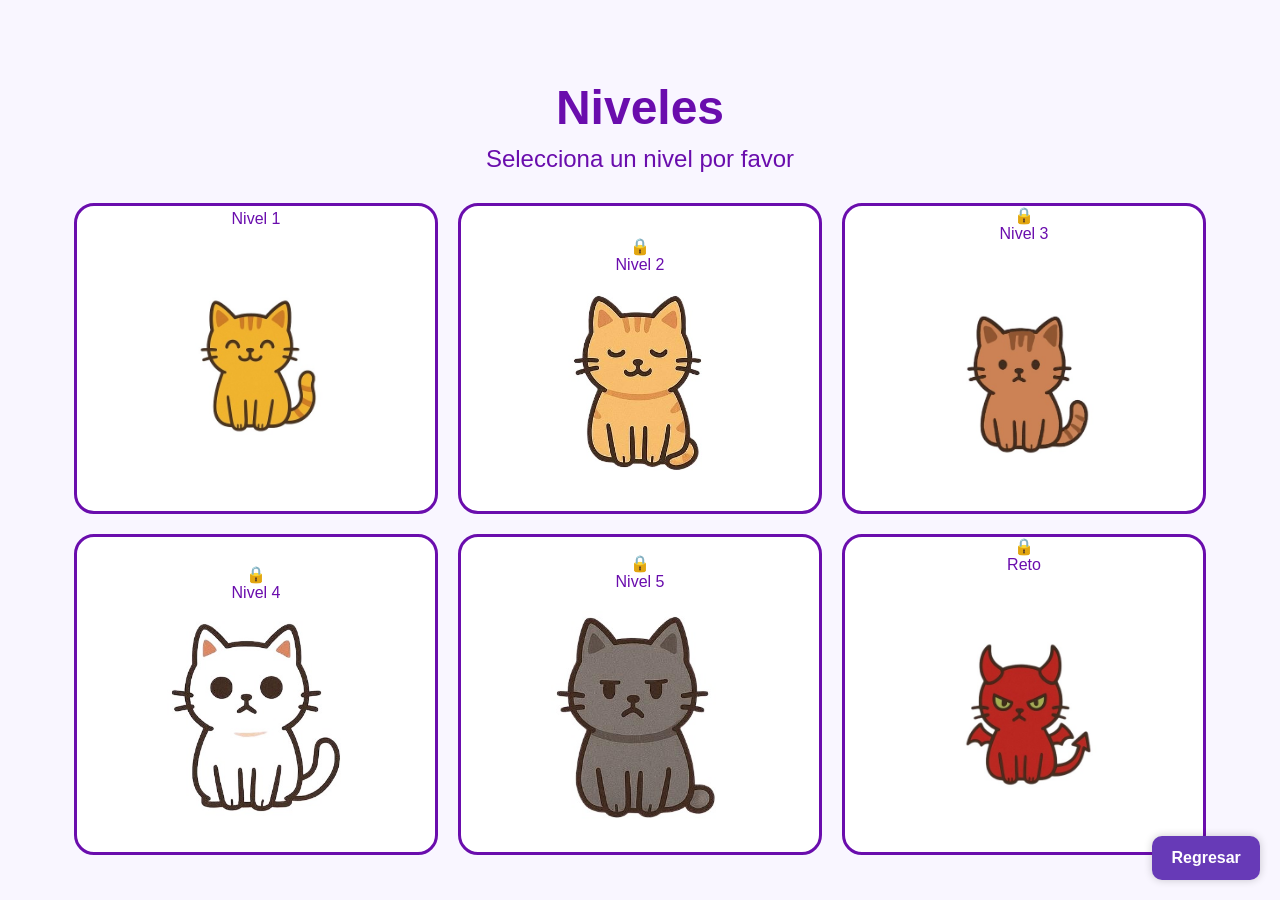
<file: niveles.html>
<!DOCTYPE html>
<html lang="es">
<head>
  <meta charset="UTF-8">
  <meta name="author" content="Espinoza Islas Angel Emilio">
  <meta name="author" content="De La Rosa Ortega Axel Eduardo">
  <meta name="author" content="Hernandez Ibarra David">
  <meta name="author" content="Limon Fermandez Leonardo">
  <meta name="viewport" content="width=device-width, initial-scale=1.0">
  <title>Niveles</title>
  <link rel="stylesheet" href="css/niveles.css">
</head>
<body>
  <!-- Botón Regresar -->
  <button id="backBtn" class="back-btn">Regresar</button>

  <h1>Niveles</h1>
  <p>Selecciona un nivel por favor</p>

  <div class="grid-container">
    <div class="level-box" data-level="1" onclick="selectLevel(this, 'juego.html')">
      <span class="lock-icon">🔒</span>
      Nivel 1
      <image src="imagenes/Gato1.jpg" alt="Imagen Nivel 1">
    </div>
    <div class="level-box" data-level="2" onclick="selectLevel(this, 'juego2.html')">
      <span class="lock-icon">🔒</span>
      Nivel 2
      <image src="imagenes/Gato2.jpg" alt="Imagen Nivel 2">
    </div>
    <div class="level-box" data-level="3" onclick="selectLevel(this, 'juego3.html')">
      <span class="lock-icon">🔒</span>
      Nivel 3
      <image src="imagenes/Gato3.jpg" alt="Imagen Nivel 3">
    </div>
    <div class="level-box" data-level="4" onclick="selectLevel(this, 'juego4.html')">
      <span class="lock-icon">🔒</span>
      Nivel 4
      <image src="imagenes/Gato4.jpg" alt="Imagen Nivel 4">
    </div>
    <div class="level-box" data-level="5" onclick="selectLevel(this, 'juego5.html')">
      <span class="lock-icon">🔒</span>
      Nivel 5
      <image src="imagenes/Gato5.jpg" alt="Imagen Nivel 5">
    </div>
    <div class="level-box" data-level="6" onclick="selectLevel(this, 'reto.html')">
      <span class="lock-icon">🔒</span>
      Reto
      <image src="imagenes/Gatolocura.jpg" alt="Imagen Reto">
    </div>
  </div>

  <script>
    // Al cargar la página, configuramos qué niveles están bloqueados
    document.addEventListener("DOMContentLoaded", () => {
      // Obtener el nivel más alto desbloqueado desde localStorage
      let unlocked = localStorage.getItem("nivelDesbloqueado");

      // Si no existe, por defecto solo el nivel 1 está desbloqueado
      if (!unlocked) {
        unlocked = 1;
        localStorage.setItem("nivelDesbloqueado", 1);
      } else {
        unlocked = parseInt(unlocked);
      }

      const boxes = document.querySelectorAll(".level-box");

      boxes.forEach((box) => {
        const level = parseInt(box.getAttribute("data-level"));
        const lockIcon = box.querySelector(".lock-icon");

        if (level > unlocked) {
          // Niveles bloqueados
          box.classList.add("locked");
          if (lockIcon) lockIcon.style.display = "block";
        } else {
          // Niveles desbloqueados
          box.classList.remove("locked");
          if (lockIcon) lockIcon.style.display = "none";
        }
      });
    });

    // Selección de niveles
    function selectLevel(box, url) {
      // Si está bloqueado, no hace nada
      if (box.classList.contains("locked")) return;

      const boxes = document.querySelectorAll('.level-box');
      boxes.forEach(b => b.classList.remove('active'));
      box.classList.add('active');

      setTimeout(() => {
        window.location.href = url;
      }, 300);
    }

    // Botón regresar
    document.getElementById("backBtn").addEventListener("click", () => {
      window.location.href = "index.html";
    });
  </script>
</body>
</html>
</file>
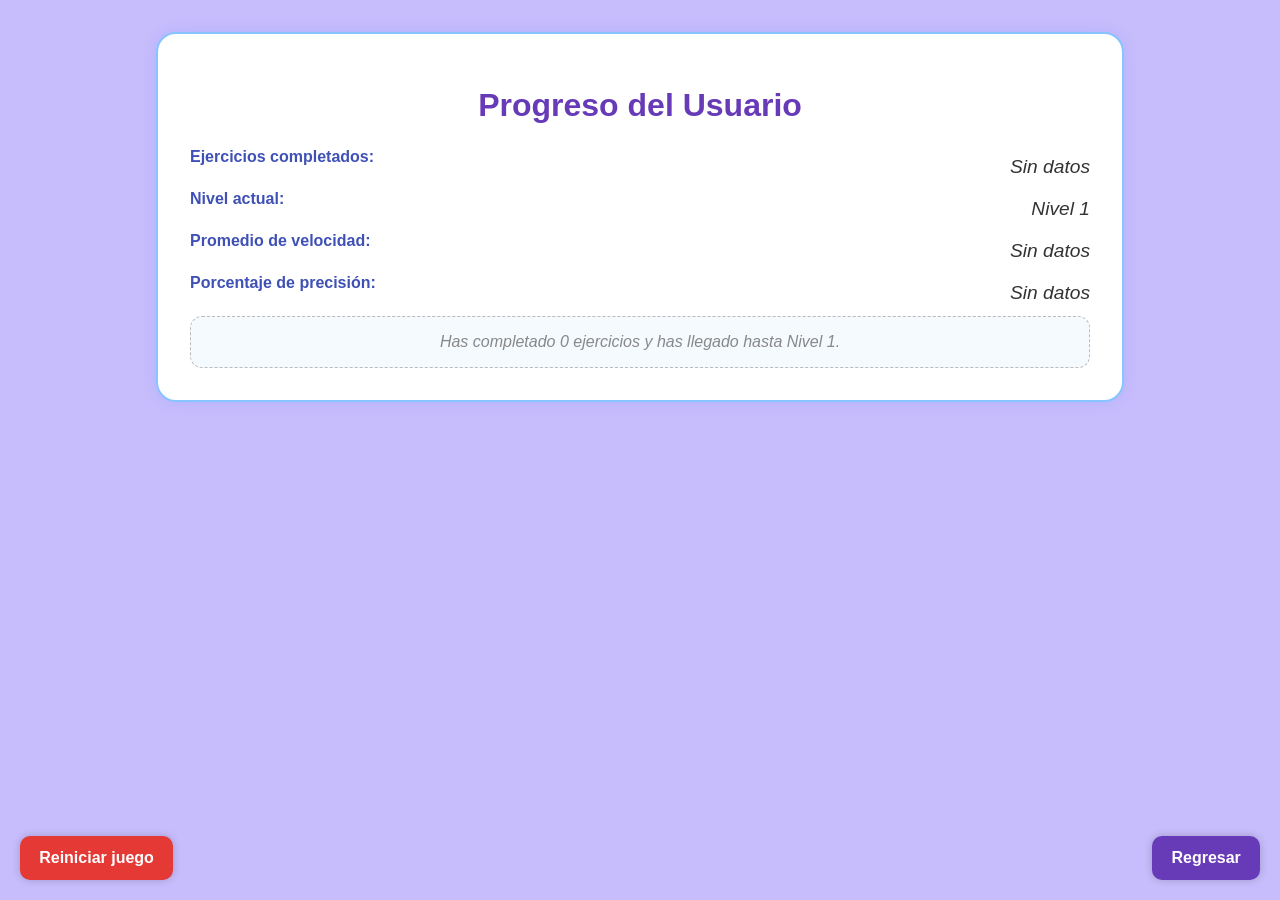
<file: progress.html>
<!DOCTYPE html>
<html lang="es">
<head>
  <meta charset="UTF-8">
  <meta name="author" content="Espinoza Islas Angel Emilio">
  <meta name="author" content="De La Rosa Ortega Axel Eduardo">
  <meta name="author" content="Hernandez Ibarra David">
  <meta name="author" content="Limon Fermandez Leonardo">
  <title>Progreso - MecanoTec</title>
  <link rel="stylesheet" href="css/progress.css">
</head>
<body>
  <div class="container">
    <h1>Progreso del Usuario</h1>

    <div class="section">
      <div class="label">Ejercicios completados:</div>
      <div class="value">[Dato no disponible]</div>
    </div>

    <div class="section">
      <div class="label">Nivel actual:</div>
      <div class="value">[Dato no disponible]</div>
    </div>

    <div class="section">
      <div class="label">Promedio de velocidad:</div>
      <div class="value">[Dato no disponible]</div>
    </div>

    <div class="section">
      <div class="label">Porcentaje de precisión:</div>
      <div class="value">[Dato no disponible]</div>
    </div>

    <!-- Medalla por Reto Final -->
    <div id="medalBox" class="medal-box">
      <div class="medal-icon">🏅</div>
      <div class="medal-text">Reto Final completado — ¡Tecladista legendari@!</div>
    </div>

    <div class="placeholder-box">
      Aquí se mostrará el resumen del rendimiento del usuario una vez que se integre la funcionalidad correspondiente.
    </div>
  </div>
  
  <!-- Botones abajo -->
  <button id="backBtn" class="back-btn">Regresar</button>
  <button id="resetBtn" class="reset-btn">Reiniciar juego</button>

  <script>
    document.addEventListener("DOMContentLoaded", () => {
      // Leer datos de localStorage
      const ejercicios = localStorage.getItem("ejerciciosCompletados");
      const nivel = localStorage.getItem("nivelDesbloqueado");
      const velocidad = localStorage.getItem("velocidadPromedio");
      const precision = localStorage.getItem("precisionPromedio");
      const retoCompletado = localStorage.getItem("retoCompletado") === "true";

      // Rellenar valores en las secciones
      const values = document.querySelectorAll(".section .value");

      if (values[0]) {
        values[0].textContent = ejercicios ? ejercicios : "Sin datos";
      }

      if (values[1]) {
        if (nivel) {
          let textoNivel;
          switch (parseInt(nivel)) {
            case 1: textoNivel = "Nivel 1"; break;
            case 2: textoNivel = "Nivel 2"; break;
            case 3: textoNivel = "Nivel 3"; break;
            case 4: textoNivel = "Nivel 4"; break;
            case 5: textoNivel = "Nivel 5"; break;
            case 6: textoNivel = "Reto Final (Nivel 6)"; break;
            default: textoNivel = `Nivel ${nivel}`;
          }
          values[1].textContent = textoNivel;
        } else {
          values[1].textContent = "Sin datos";
        }
      }

      if (values[2]) {
        values[2].textContent = velocidad ? `${velocidad} PPM` : "Sin datos";
      }

      if (values[3]) {
        values[3].textContent = precision ? `${precision} %` : "Sin datos";
      }

      // Resumen y medalla
      const placeholder = document.querySelector(".placeholder-box");
      const medalBox = document.getElementById("medalBox");

      if (ejercicios || nivel || velocidad || precision || retoCompletado) {
        let resumen = `Has completado ${ejercicios || 0} ejercicios y has llegado hasta ${values[1].textContent}.`;

        if (velocidad) {
          resumen += ` Tu velocidad promedio registrada es de ${velocidad} PPM.`;
        }
        if (precision) {
          resumen += ` Tu precisión promedio es de ${precision}%.`;
        }
        if (retoCompletado) {
          resumen += ` 🎉 Además, completaste el Reto Final. ¡Impresionante!`;
        }

        placeholder.textContent = resumen;
      } else {
        placeholder.textContent = "Aún no hay datos de progreso. Completa los niveles para ver tu avance.";
      }

      if (retoCompletado && medalBox) {
        medalBox.classList.add("visible");
      }

      // Botón regresar
      const backBtn = document.getElementById("backBtn");
      backBtn.addEventListener("click", () => {
        window.location.href = "index.html";
      });

      // 🔴 Botón REINICIAR JUEGO
      const resetBtn = document.getElementById("resetBtn");
      resetBtn.addEventListener("click", () => {
        const confirmar = confirm("¿Seguro que deseas reiniciar todo el juego? Se borrará todo el progreso.");
        if (!confirmar) return;

        // Borrar SOLO las claves del juego
        localStorage.removeItem("ejerciciosCompletados");
        localStorage.removeItem("nivelDesbloqueado");
        localStorage.removeItem("velocidadPromedio");
        localStorage.removeItem("precisionPromedio");
        localStorage.removeItem("retoCompletado");

        // Recargar para refrescar la vista
        location.reload();
      });
    });
  </script>
</body>
</html>
</file>
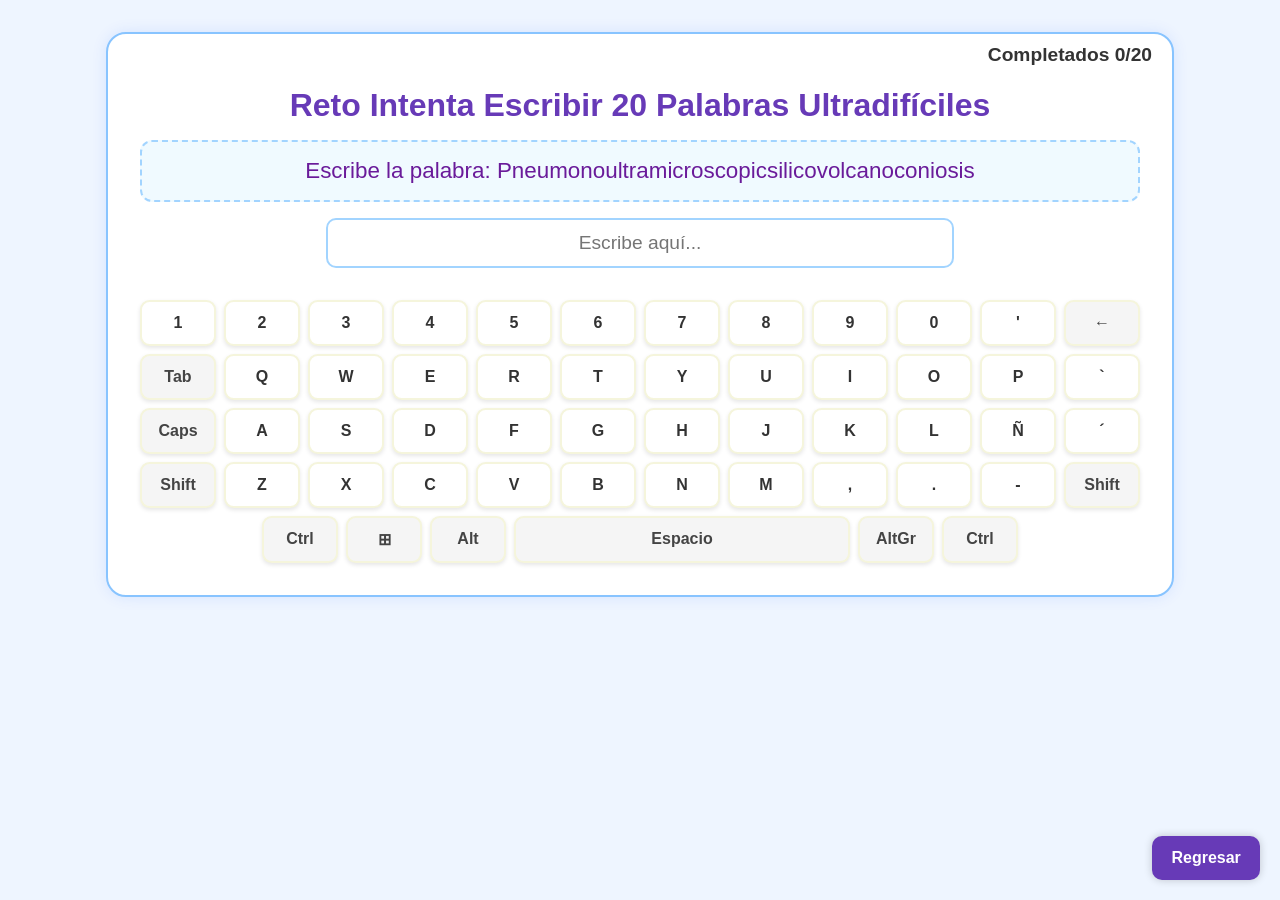
<file: reto.html>
<!DOCTYPE html>
<html lang="es">
<head>
  <meta charset="UTF-8">
  <meta name="viewport" content="width=device-width, initial-scale=1.0">
  <meta name="author" content="Espinoza Islas Angel Emilio">
  <meta name="author" content="De La Rosa Ortega Axel Eduardo">
  <meta name="author" content="Hernandez Ibarra David">
  <meta name="author" content="Limon Fermandez Leonardo">
  <title>Reto Final — 20 Palabras</title>
  <link rel="stylesheet" href="css/reto.css">
</head>
<body>
  <div class="container">
    <h1>Reto Intenta Escribir 20 Palabras Ultradifíciles</h1>
    <div class="counter" id="counter">Completados 0/20</div>
    <div id="correctAnimation"></div>
    <div class="exercise-box" id="exerciseText">Escribe la palabra: </div>
    <input type="text" placeholder="Escribe aquí..." id="textInput" autocomplete="off" autocapitalize="off" autofocus />

    <!-- Teclado completo -->
    <div class="keyboard">
      <div class="keyboard-row">
        <div class="key" data-key="1">1</div>
        <div class="key" data-key="2">2</div>
        <div class="key" data-key="3">3</div>
        <div class="key" data-key="4">4</div>
        <div class="key" data-key="5">5</div>
        <div class="key" data-key="6">6</div>
        <div class="key" data-key="7">7</div>
        <div class="key" data-key="8">8</div>
        <div class="key" data-key="9">9</div>
        <div class="key" data-key="0">0</div>
        <div class="key" data-key="'">'</div>
        <div class="key special" data-key="Backspace">←</div>
      </div>
      <div class="keyboard-row">
        <div class="key special" data-key="Tab">Tab</div>
        <div class="key" data-key="Q">Q</div>
        <div class="key" data-key="W">W</div>
        <div class="key" data-key="E">E</div>
        <div class="key" data-key="R">R</div>
        <div class="key" data-key="T">T</div>
        <div class="key" data-key="Y">Y</div>
        <div class="key" data-key="U">U</div>
        <div class="key" data-key="I">I</div>
        <div class="key" data-key="O">O</div>
        <div class="key" data-key="P">P</div>
        <div class="key" data-key="`">`</div>
      </div>
      <div class="keyboard-row">
        <div class="key special" data-key="CapsLock">Caps</div>
        <div class="key" data-key="A">A</div>
        <div class="key" data-key="S">S</div>
        <div class="key" data-key="D">D</div>
        <div class="key" data-key="F">F</div>
        <div class="key" data-key="G">G</div>
        <div class="key" data-key="H">H</div>
        <div class="key" data-key="J">J</div>
        <div class="key" data-key="K">K</div>
        <div class="key" data-key="L">L</div>
        <div class="key" data-key="Ñ">Ñ</div>
        <div class="key" data-key="´">´</div>
      </div>
      <div class="keyboard-row">
        <div class="key special" data-key="Shift">Shift</div>
        <div class="key" data-key="Z">Z</div>
        <div class="key" data-key="X">X</div>
        <div class="key" data-key="C">C</div>
        <div class="key" data-key="V">V</div>
        <div class="key" data-key="B">B</div>
        <div class="key" data-key="N">N</div>
        <div class="key" data-key="M">M</div>
        <div class="key" data-key=",">,</div>
        <div class="key" data-key=".">.</div>
        <div class="key" data-key="-">-</div>
        <div class="key special" data-key="ShiftRight">Shift</div>
      </div>
      <div class="keyboard-row">
        <div class="key special" data-key="Control">Ctrl</div>
        <div class="key special" data-key="Meta">⊞</div>
        <div class="key special" data-key="Alt">Alt</div>
        <div class="key special space" data-key=" ">Espacio</div>
        <div class="key special" data-key="AltGraph">AltGr</div>
        <div class="key special" data-key="ControlRight">Ctrl</div>
      </div>
    </div>

    <div id="levelComplete" class="level-complete">🎉 ¡Felicidades, has completado el Reto Final! 🎉</div>
    <button id="nextLevelBtn" class="next-level-btn">Volver a niveles</button>
  </div>

  <button id="backBtn" class="back-btn">Regresar</button>

  <script>
    const keys = document.querySelectorAll('.key');
    const input = document.getElementById('textInput');
    const exerciseText = document.getElementById('exerciseText');
    const correctAnimation = document.getElementById('correctAnimation');
    const counterDisplay = document.getElementById('counter');
    const levelComplete = document.getElementById('levelComplete');
    const nextLevelBtn = document.getElementById('nextLevelBtn');

    // 20 palabras ultradifíciles
    const palabras = [
      "Pneumonoultramicroscopicsilicovolcanoconiosis",
      "Hippopotomonstrosesquipedaliofobia",
      "Superextraordinarísimamente",
      "Psiconeuroinmunoendocrinología",
      "Electroencefalografista",
      "Otorrinolaringología",
      "Anticonstitucionalidad",
      "Desoxirribonucleico",
      "Contrarrevolucionario",
      "Esternocleidomastoideo",
      "Inconstitucionalización",
      "Paralelepípedo",
      "Electrocardiograma",
      "Microelectrónica",
      "Internacionalización",
      "Hipercolesterolemia",
      "Fotoelectroluminiscencia",
      "Biodegradabilidad",
      "Interdisciplinariedad",
      "Constitucionalización"
    ];

    let currentIndex = 0;
    let completados = 0;
    const totalPalabras = palabras.length;

    function mostrarPalabra() {
      if (currentIndex < palabras.length) {
        exerciseText.innerHTML = `Escribe la palabra: ${palabras[currentIndex]}`;
        input.value = "";
        input.focus();
      }
    }

    input.addEventListener('input', () => {
      const textoUsuario = input.value;
      const palabraActual = palabras[currentIndex];
      let display = "";
      for (let i = 0; i < palabraActual.length; i++) {
        if (textoUsuario[i] == null) {
          display += palabraActual[i];
        } else if (textoUsuario[i] === palabraActual[i]) {
          display += `<span class="correct">${palabraActual[i]}</span>`;
        } else {
          display += `<span class="wrong">${palabraActual[i]}</span>`;
        }
      }
      exerciseText.innerHTML = `Escribe la palabra: ${display}`;
    });

    input.addEventListener('keydown', e => {
      const key = e.key.toUpperCase();
      const match = Array.from(keys).find(k => k.dataset.key.toUpperCase() === key);
      if (match) {
        match.classList.add('highlight');
        setTimeout(() => match.classList.remove('highlight'), 150);
      }

      if (e.key === "Enter") {
        e.preventDefault();
        if (input.value === palabras[currentIndex]) {
          mostrarAnimacion(true);
          completados++;
          counterDisplay.textContent = `Completados ${completados}/${totalPalabras}`;
          currentIndex++;
          if (completados >= totalPalabras) {
            input.value = ""; 
            mostrarNivelCompletado();
          } else {
            mostrarPalabra();
          }
        } else {
          mostrarAnimacion(false);
        }
      }
    });

    function mostrarAnimacion(correcto) {
      if (correcto) {
        correctAnimation.innerHTML = `<div class="correct-animation">✅ ¡Correcto!</div>`;
      } else {
        correctAnimation.innerHTML = `<div class="incorrect-animation">❌ Incorrecto, intenta de nuevo</div>`;
      }
      setTimeout(() => { correctAnimation.innerHTML = ""; }, 1000);
    }

 function mostrarNivelCompletado() {

  // ⭐ Marcar que el reto fue completado
  localStorage.setItem("retoCompletado", "true");

  // ⭐ Asegurar que el nivel desbloqueado sea al menos 6
  const nivelActual = parseInt(localStorage.getItem("nivelDesbloqueado") || "1");
  if (nivelActual < 6) {
    localStorage.setItem("nivelDesbloqueado", 6);
  }

  // ⭐ Actualizar ejercicios completados totales
  localStorage.setItem("ejerciciosCompletados", 85);

  // ⭐ GUARDAR VELOCIDAD Y PRECISIÓN (VALORES FIJOS)
  localStorage.setItem("velocidadPromedio", 45);  // 45 PPM
  localStorage.setItem("precisionPromedio", 92);  // 92 %

  // ⭐ Mostrar mensaje final
  levelComplete.style.opacity = 1;
  nextLevelBtn.style.display = "block";
  input.disabled = true;
}


    nextLevelBtn.addEventListener('click', () => {
      window.location.href = "niveles.html";
    });

    document.getElementById("backBtn").addEventListener("click", () => {
      window.location.href = "niveles.html";
    });

    // Inicio
    counterDisplay.textContent = `Completados ${completados}/${totalPalabras}`;
    mostrarPalabra();
  </script>
</body>
</html>
</file>
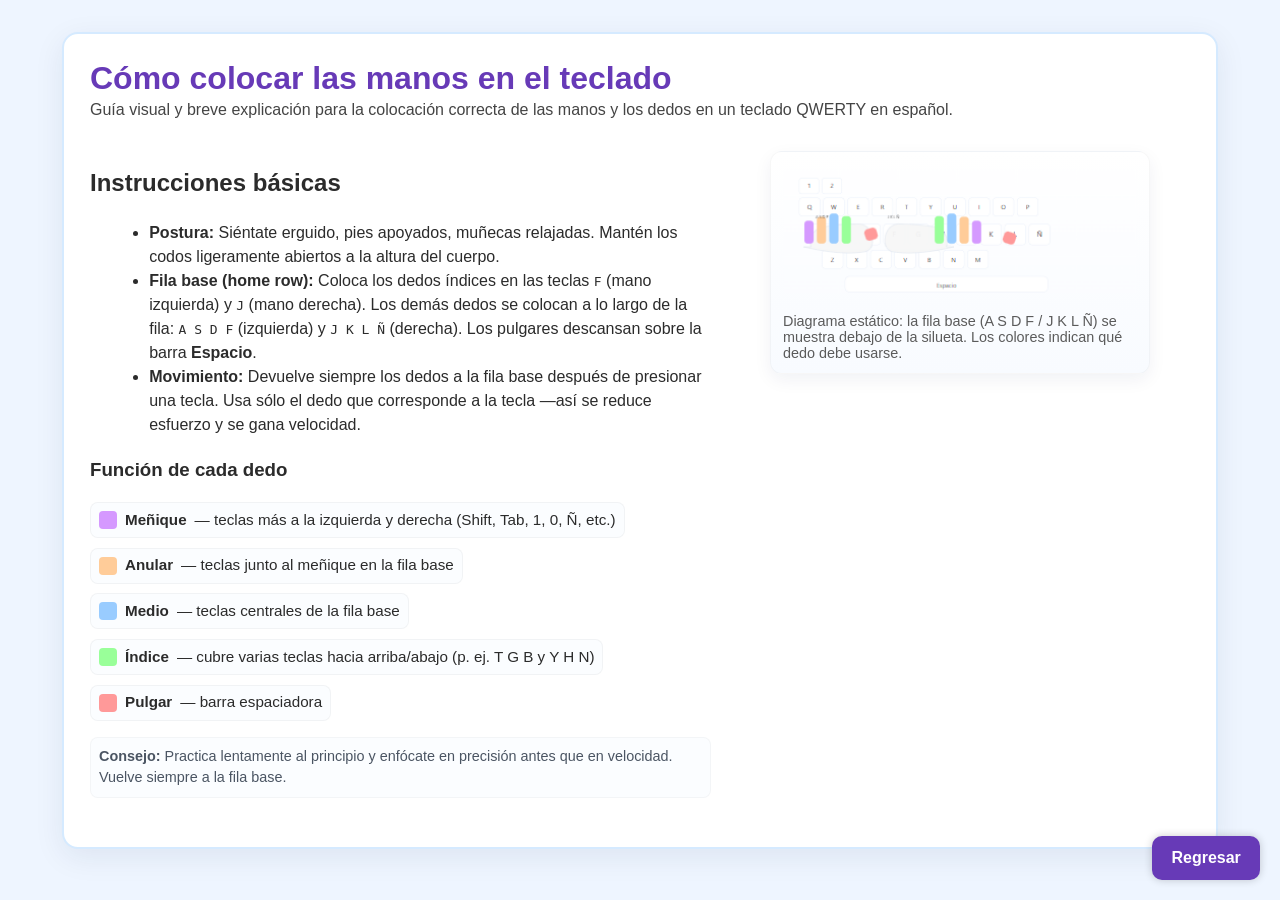
<file: tutorial.html>
<!DOCTYPE html>
<html lang="es">
<head>
  <meta charset="utf-8" />
  <meta name="viewport" content="width=device-width,initial-scale=1" />
  <meta name="author" content="Espinoza Islas Angel Emilio">
  <meta name="author" content="De La Rosa Ortega Axel Eduardo">
  <meta name="author" content="Hernandez Ibarra David">
  <meta name="author" content="Limon Fermandez Leonardo">
  <title>Colocación de manos en el teclado</title>
  <link rel="stylesheet" href="css/tutorial.css">
</head>
<body>
  <div class="wrap" role="main">
    <h1>Cómo colocar las manos en el teclado</h1>
    <p class="lead">Guía visual y breve explicación para la colocación correcta de las manos y los dedos en un teclado QWERTY en español.</p>

    <div class="grid">
      <!-- texto explicativo -->
      <div class="section" aria-labelledby="colocacion">
        <h2 id="colocacion">Instrucciones básicas</h2>
        <ul>
          <li><strong>Postura:</strong> Siéntate erguido, pies apoyados, muñecas relajadas. Mantén los codos ligeramente abiertos a la altura del cuerpo.</li>
          <li><strong>Fila base (home row):</strong> Coloca los dedos índices en las teclas <code>F</code> (mano izquierda) y <code>J</code> (mano derecha). Los demás dedos se colocan a lo largo de la fila: <code>A S D F</code> (izquierda) y <code>J K L Ñ</code> (derecha). Los pulgares descansan sobre la barra <strong>Espacio</strong>.</li>
          <li><strong>Movimiento:</strong> Devuelve siempre los dedos a la fila base después de presionar una tecla. Usa sólo el dedo que corresponde a la tecla —así se reduce esfuerzo y se gana velocidad.</li>
        </ul>

        <h3>Función de cada dedo</h3>
        <div class="legend" aria-hidden="false">
          <div class="item"><span class="sw" style="background:var(--pinky)"></span> <strong>Meñique</strong> — teclas más a la izquierda y derecha (Shift, Tab, 1, 0, Ñ, etc.)</div>
          <div class="item"><span class="sw" style="background:var(--ring)"></span> <strong>Anular</strong> — teclas junto al meñique en la fila base</div>
          <div class="item"><span class="sw" style="background:var(--middle)"></span> <strong>Medio</strong> — teclas centrales de la fila base</div>
          <div class="item"><span class="sw" style="background:var(--index)"></span> <strong>Índice</strong> — cubre varias teclas hacia arriba/abajo (p. ej. T G B y Y H N)</div>
          <div class="item"><span class="sw" style="background:var(--thumb)"></span> <strong>Pulgar</strong> — barra espaciadora</div>
        </div>

        <p class="note"><strong>Consejo:</strong> Practica lentamente al principio y enfócate en precisión antes que en velocidad. Vuelve siempre a la fila base.</p>
      </div>

      <!-- SVG teclado + manos -->
      <figure class="kbd-wrap" aria-label="Diagrama de teclado y manos">
        <!-- SVG resumido -->
       <svg viewBox="0 0 1100 420">
  <image href="imagenes/tutorial.png" x="0" y="0" width="1100" height="420" />
</svg>
<figcaption>Diagrama estático: la fila base (A S D F / J K L Ñ) se muestra debajo de la silueta. Los colores indican qué dedo debe usarse.</figcaption>
      </figure>
    </div>
  </div>

  <!-- Botón Regresar -->
  <button id="backBtn" class="back-btn">Regresar</button>

  <script>
    document.getElementById("backBtn").addEventListener("click", () => {
      window.location.href = "index.html";
    });
  </script>
</body>
</html>
</file>
<file: css/indexhome.css>
body {
  font-family: 'Segoe UI', sans-serif;
  background: #c7bdfc;
  margin: 0;
  padding: 2rem;
}

.container {
  max-width: 800px;
  margin: auto;
  background: white;
  padding: 2rem;
  border-radius: 20px;
  border: 2px solid #88c4ff;
  box-shadow: 0 0 15px rgba(0, 80, 255, 0.1);
  text-align: center;
}

h1 {
  font-size: 2.5rem;
  color: #673ab7;
  margin-bottom: 1.5rem;
}

a.option-box {
  display: block;
  background-color: #f0faff;
  border: 2px solid #88c4ff;
  border-radius: 15px;
  padding: 1rem;
  margin: 1rem auto;
  width: 80%;
  transition: all 0.3s ease;
  cursor: pointer;
  text-decoration: none;
}

a.option-box:hover {
  background-color: #d4efff;
  transform: scale(1.02);
}

.option-title {
  font-size: 1.3rem;
  color: #4a148c;
  margin-bottom: 0.5rem;
}

.option-desc {
  font-size: 1rem;
  color: #333;
}
</file>
<file: css/juego.css>
body {
  font-family: 'Segoe UI', sans-serif;
  background: #eef5ff;
  margin: 0;
  padding: 2rem;
}

.container {
  max-width: 1000px;
  margin: auto;
  background: white;
  padding: 2rem;
  border-radius: 20px;
  border: 2px solid #88c4ff;
  box-shadow: 0 0 15px rgba(0, 80, 255, 0.1);
  text-align: center;
  position: relative;
}

h1 {
  color: #673ab7;
  margin-bottom: 1rem;
}

.counter {
  position: absolute;
  top: 10px;
  right: 20px;
  font-size: 1.2rem;
  font-weight: bold;
  color: #333;
}

.exercise-box {
  background: #f0faff;
  border: 2px dashed #a2d4ff;
  border-radius: 12px;
  padding: 1rem;
  font-size: 1.4rem;
  margin-bottom: 1rem;
  color: #6a1b9a;
}

.exercise-box .wrong {
  color: red;
  font-weight: bold;
}

.exercise-box .correct {
  color: green;
  font-weight: bold;
}

input[type="text"] {
  padding: 0.75rem;
  width: 90%;
  max-width: 600px;
  font-size: 1.2rem;
  border: 2px solid #a2d4ff;
  border-radius: 10px;
  margin-bottom: 2rem;
  outline: none;
  text-align: center;
}

.keyboard {
  display: flex;
  flex-direction: column;
  gap: 0.5rem;
  align-items: center;
}

.keyboard-row {
  display: flex;
  gap: 0.5rem;
}

.key {
  background: #ffffff;
  border: 2px solid beige;
  padding: 0.75rem 1rem;
  border-radius: 0.6rem;
  text-align: center;
  min-width: 40px;
  font-weight: bold;
  color: #333;
  box-shadow: 0 2px 4px rgba(0, 0, 0, 0.1);
  transition: background 0.2s, transform 0.1s;
}

.key.special {
  background-color: #f5f5f5;
  color: #444;
}

.space {
  min-width: 300px;
}

.highlight {
  background-color: #e6ccff !important;
  transform: scale(1.05);
}

.correct-animation {
  position: absolute;
  top: 50px;
  left: 50%;
  transform: translateX(-50%);
  font-size: 2rem;
  font-weight: bold;
  color: green;
  opacity: 0;
  animation: popUp 1s ease forwards;
}

.incorrect-animation {
  position: absolute;
  top: 50px;
  left: 50%;
  transform: translateX(-50%);
  font-size: 2rem;
  font-weight: bold;
  color: red;
  opacity: 0;
  animation: popDown 1s ease forwards;
}

.level-complete {
  position: absolute;
  top: 50%;
  left: 50%;
  transform: translate(-50%, -50%);
  font-size: 2rem;
  font-weight: bold;
  color: orange;
  opacity: 0;
  text-align: center;
}

.next-level-btn {
  position: absolute;
  bottom: 20px;
  right: 20px;
  padding: 0.8rem 1.2rem;
  font-size: 1rem;
  font-weight: bold;
  background-color: #673ab7;
  color: white;
  border: none;
  border-radius: 10px;
  cursor: pointer;
  display: none;
}

@keyframes popUp {
  0% { transform: translateX(-50%) translateY(-20px); opacity: 0; }
  50% { transform: translateX(-50%) translateY(0); opacity: 1; }
  100% { transform: translateX(-50%) translateY(-20px); opacity: 0; }
}

@keyframes popDown {
  0% { transform: translateX(-50%) translateY(-20px); opacity: 0; }
  50% { transform: translateX(-50%) translateY(0); opacity: 1; }
  100% { transform: translateX(-50%) translateY(-20px); opacity: 0; }
}

/* Botón regresar */
.back-btn {
  position: fixed;
  bottom: 20px;
  right: 20px;
  padding: 0.8rem 1.2rem;
  font-size: 1rem;
  font-weight: bold;
  background-color: #673ab7;
  color: white;
  border: none;
  border-radius: 10px;
  cursor: pointer;
  box-shadow: 0 0 8px rgba(0,0,0,0.2);
  transition: background 0.2s ease, transform 0.1s ease;
}

.back-btn:hover {
  background-color: #5a2ea6;
  transform: scale(1.05);
}
</file>
<file: css/juego2.css>
/* juego.css */
body {
  font-family: 'Segoe UI', sans-serif;
  background: #eef5ff;
  margin: 0;
  padding: 2rem;
}

.container {
  max-width: 1000px;
  margin: auto;
  background: white;
  padding: 2rem;
  border-radius: 20px;
  border: 2px solid #88c4ff;
  box-shadow: 0 0 15px rgba(0, 80, 255, 0.1);
  text-align: center;
  position: relative;
}

h1 {
  color: #673ab7;
  margin-bottom: 1rem;
}

.counter {
  position: absolute;
  top: 10px;
  right: 20px;
  font-size: 1.2rem;
  font-weight: bold;
  color: #333;
}

.exercise-box {
  background: #f0faff;
  border: 2px dashed #a2d4ff;
  border-radius: 12px;
  padding: 1rem;
  font-size: 1.4rem;
  margin-bottom: 1rem;
  color: #6a1b9a;
}

.exercise-box .wrong {
  color: red;
  font-weight: bold;
}

.exercise-box .correct {
  color: green;
  font-weight: bold;
}

input[type="text"] {
  padding: 0.75rem;
  width: 90%;
  max-width: 600px;
  font-size: 1.2rem;
  border: 2px solid #a2d4ff;
  border-radius: 10px;
  margin-bottom: 2rem;
  outline: none;
  text-align: center;
}

.keyboard {
  display: flex;
  flex-direction: column;
  gap: 0.5rem;
  align-items: center;
}

.keyboard-row {
  display: flex;
  gap: 0.5rem;
}

.key {
  background: #ffffff;
  border: 2px solid beige;
  padding: 0.75rem 1rem;
  border-radius: 0.6rem;
  text-align: center;
  min-width: 40px;
  font-weight: bold;
  color: #333;
  box-shadow: 0 2px 4px rgba(0, 0, 0, 0.1);
  transition: background 0.2s, transform 0.1s;
}

.key.special {
  background-color: #f5f5f5;
  color: #444;
}

.space {
  min-width: 300px;
}

.highlight {
  background-color: #e6ccff !important;
  transform: scale(1.05);
}

.correct-animation {
  position: absolute;
  top: 50px;
  left: 50%;
  transform: translateX(-50%);
  font-size: 2rem;
  font-weight: bold;
  color: green;
  opacity: 0;
  animation: popUp 1s ease forwards;
}

.incorrect-animation {
  position: absolute;
  top: 50px;
  left: 50%;
  transform: translateX(-50%);
  font-size: 2rem;
  font-weight: bold;
  color: red;
  opacity: 0;
  animation: popDown 1s ease forwards;
}

.level-complete {
  position: absolute;
  top: 50%;
  left: 50%;
  transform: translate(-50%, -50%);
  font-size: 2rem;
  font-weight: bold;
  color: orange;
  opacity: 0;
  text-align: center;
}

.next-level-btn {
  position: absolute;
  bottom: 20px;
  right: 20px;
  padding: 0.8rem 1.2rem;
  font-size: 1rem;
  font-weight: bold;
  background-color: #673ab7;
  color: white;
  border: none;
  border-radius: 10px;
  cursor: pointer;
  display: none;
}

@keyframes popUp {
  0% { transform: translateX(-50%) translateY(-20px); opacity: 0; }
  50% { transform: translateX(-50%) translateY(0); opacity: 1; }
  100% { transform: translateX(-50%) translateY(-20px); opacity: 0; }
}

@keyframes popDown {
  0% { transform: translateX(-50%) translateY(-20px); opacity: 0; }
  50% { transform: translateX(-50%) translateY(0); opacity: 1; }
  100% { transform: translateX(-50%) translateY(-20px); opacity: 0; }
}

/* Botón regresar */
.back-btn {
  position: fixed;
  bottom: 20px;
  right: 20px;
  padding: 0.8rem 1.2rem;
  font-size: 1rem;
  font-weight: bold;
  background-color: #673ab7;
  color: white;
  border: none;
  border-radius: 10px;
  cursor: pointer;
  box-shadow: 0 0 8px rgba(0,0,0,0.2);
  transition: background 0.2s ease, transform 0.1s ease;
}

.back-btn:hover {
  background-color: #5a2ea6;
  transform: scale(1.05);
}
</file>
<file: css/juego3.css>
body {
  font-family: 'Segoe UI', sans-serif;
  background: #eef5ff;
  margin: 0;
  padding: 2rem;
}

.container {
  max-width: 1000px;
  margin: auto;
  background: white;
  padding: 2rem;
  border-radius: 20px;
  border: 2px solid #88c4ff;
  box-shadow: 0 0 15px rgba(0, 80, 255, 0.1);
  text-align: center;
  position: relative;
}

h1 {
  color: #673ab7;
  margin-bottom: 1rem;
}

.counter {
  position: absolute;
  top: 10px;
  right: 20px;
  font-size: 1.2rem;
  font-weight: bold;
  color: #333;
}

.exercise-box {
  background: #f0faff;
  border: 2px dashed #a2d4ff;
  border-radius: 12px;
  padding: 1rem;
  font-size: 1.4rem;
  margin-bottom: 1rem;
  color: #6a1b9a;
}

.exercise-box .wrong {
  color: red;
  font-weight: bold;
}

.exercise-box .correct {
  color: green;
  font-weight: bold;
}

input[type="text"] {
  padding: 0.75rem;
  width: 90%;
  max-width: 600px;
  font-size: 1.2rem;
  border: 2px solid #a2d4ff;
  border-radius: 10px;
  margin-bottom: 2rem;
  outline: none;
  text-align: center;
}

.keyboard {
  display: flex;
  flex-direction: column;
  gap: 0.5rem;
  align-items: center;
}

.keyboard-row {
  display: flex;
  gap: 0.5rem;
}

.key {
  background: #ffffff;
  border: 2px solid beige;
  padding: 0.75rem 1rem;
  border-radius: 0.6rem;
  text-align: center;
  min-width: 40px;
  font-weight: bold;
  color: #333;
  box-shadow: 0 2px 4px rgba(0, 0, 0, 0.1);
  transition: background 0.2s, transform 0.1s;
}

.key.special {
  background-color: #f5f5f5;
  color: #444;
}

.space {
  min-width: 300px;
}

.highlight {
  background-color: #e6ccff !important;
  transform: scale(1.05);
}

.correct-animation {
  position: absolute;
  top: 50px;
  left: 50%;
  transform: translateX(-50%);
  font-size: 2rem;
  font-weight: bold;
  color: green;
  opacity: 0;
  animation: popUp 1s ease forwards;
}

.incorrect-animation {
  position: absolute;
  top: 50px;
  left: 50%;
  transform: translateX(-50%);
  font-size: 2rem;
  font-weight: bold;
  color: red;
  opacity: 0;
  animation: popDown 1s ease forwards;
}

.level-complete {
  position: absolute;
  top: 50%;
  left: 50%;
  transform: translate(-50%, -50%);
  font-size: 2rem;
  font-weight: bold;
  color: orange;
  opacity: 0;
  text-align: center;
}

.next-level-btn {
  position: absolute;
  bottom: 20px;
  right: 20px;
  padding: 0.8rem 1.2rem;
  font-size: 1rem;
  font-weight: bold;
  background-color: #673ab7;
  color: white;
  border: none;
  border-radius: 10px;
  cursor: pointer;
  display: none;
}

@keyframes popUp {
  0% { transform: translateX(-50%) translateY(-20px); opacity: 0; }
  50% { transform: translateX(-50%) translateY(0); opacity: 1; }
  100% { transform: translateX(-50%) translateY(-20px); opacity: 0; }
}

@keyframes popDown {
  0% { transform: translateX(-50%) translateY(-20px); opacity: 0; }
  50% { transform: translateX(-50%) translateY(0); opacity: 1; }
  100% { transform: translateX(-50%) translateY(-20px); opacity: 0; }
}

/* Botón regresar */
.back-btn {
  position: fixed;
  bottom: 20px;
  right: 20px;
  padding: 0.8rem 1.2rem;
  font-size: 1rem;
  font-weight: bold;
  background-color: #673ab7;
  color: white;
  border: none;
  border-radius: 10px;
  cursor: pointer;
  box-shadow: 0 0 8px rgba(0,0,0,0.2);
  transition: background 0.2s ease, transform 0.1s ease;
}

.back-btn:hover {
  background-color: #5a2ea6;
  transform: scale(1.05);
}
</file>
<file: css/juego4.css>
body {
  font-family: 'Segoe UI', sans-serif;
  background: #eef5ff;
  margin: 0;
  padding: 2rem;
}

.container {
  max-width: 1000px;
  margin: auto;
  background: white;
  padding: 2rem;
  border-radius: 20px;
  border: 2px solid #88c4ff;
  box-shadow: 0 0 15px rgba(0, 80, 255, 0.1);
  text-align: center;
  position: relative;
}

h1 {
  color: #673ab7;
  margin-bottom: 1rem;
}

.counter {
  position: absolute;
  top: 10px;
  right: 20px;
  font-size: 1.2rem;
  font-weight: bold;
  color: #333;
}

.exercise-box {
  background: #f0faff;
  border: 2px dashed #a2d4ff;
  border-radius: 12px;
  padding: 1rem;
  font-size: 1.4rem;
  margin-bottom: 1rem;
  color: #6a1b9a;
}

.exercise-box .wrong {
  color: red;
  font-weight: bold;
}

.exercise-box .correct {
  color: green;
  font-weight: bold;
}

input[type="text"] {
  padding: 0.75rem;
  width: 90%;
  max-width: 600px;
  font-size: 1.2rem;
  border: 2px solid #a2d4ff;
  border-radius: 10px;
  margin-bottom: 2rem;
  outline: none;
  text-align: center;
}

.keyboard {
  display: flex;
  flex-direction: column;
  gap: 0.5rem;
  align-items: center;
}

.keyboard-row {
  display: flex;
  gap: 0.5rem;
}

.key {
  background: #ffffff;
  border: 2px solid beige;
  padding: 0.75rem 1rem;
  border-radius: 0.6rem;
  text-align: center;
  min-width: 40px;
  font-weight: bold;
  color: #333;
  box-shadow: 0 2px 4px rgba(0, 0, 0, 0.1);
  transition: background 0.2s, transform 0.1s;
}

.key.special {
  background-color: #f5f5f5;
  color: #444;
}

.space {
  min-width: 300px;
}

.highlight {
  background-color: #e6ccff !important;
  transform: scale(1.05);
}

.correct-animation {
  position: absolute;
  top: 50px;
  left: 50%;
  transform: translateX(-50%);
  font-size: 2rem;
  font-weight: bold;
  color: green;
  opacity: 0;
  animation: popUp 1s ease forwards;
}

.incorrect-animation {
  position: absolute;
  top: 50px;
  left: 50%;
  transform: translateX(-50%);
  font-size: 2rem;
  font-weight: bold;
  color: red;
  opacity: 0;
  animation: popDown 1s ease forwards;
}

.level-complete {
  position: absolute;
  top: 50%;
  left: 50%;
  transform: translate(-50%, -50%);
  font-size: 2rem;
  font-weight: bold;
  color: orange;
  opacity: 0;
  text-align: center;
}

.next-level-btn {
  position: absolute;
  bottom: 20px;
  right: 20px;
  padding: 0.8rem 1.2rem;
  font-size: 1rem;
  font-weight: bold;
  background-color: #673ab7;
  color: white;
  border: none;
  border-radius: 10px;
  cursor: pointer;
  display: none;
}

@keyframes popUp {
  0% { transform: translateX(-50%) translateY(-20px); opacity: 0; }
  50% { transform: translateX(-50%) translateY(0); opacity: 1; }
  100% { transform: translateX(-50%) translateY(-20px); opacity: 0; }
}

@keyframes popDown {
  0% { transform: translateX(-50%) translateY(-20px); opacity: 0; }
  50% { transform: translateX(-50%) translateY(0); opacity: 1; }
  100% { transform: translateX(-50%) translateY(-20px); opacity: 0; }
}

/* Botón regresar */
.back-btn {
  position: fixed;
  bottom: 20px;
  right: 20px;
  padding: 0.8rem 1.2rem;
  font-size: 1rem;
  font-weight: bold;
  background-color: #673ab7;
  color: white;
  border: none;
  border-radius: 10px;
  cursor: pointer;
  box-shadow: 0 0 8px rgba(0,0,0,0.2);
  transition: background 0.2s ease, transform 0.1s ease;
}

.back-btn:hover {
  background-color: #5a2ea6;
  transform: scale(1.05);
}
</file>
<file: css/juego5.css>
body {
  font-family: 'Segoe UI', sans-serif;
  background: #eef5ff;
  margin: 0;
  padding: 2rem;
}

.container {
  max-width: 1000px;
  margin: auto;
  background: white;
  padding: 2rem;
  border-radius: 20px;
  border: 2px solid #88c4ff;
  box-shadow: 0 0 15px rgba(0, 80, 255, 0.1);
  text-align: center;
  position: relative;
}

h1 {
  color: #673ab7;
  margin-bottom: 1rem;
}

.counter {
  position: absolute;
  top: 10px;
  right: 20px;
  font-size: 1.2rem;
  font-weight: bold;
  color: #333;
}

.exercise-box {
  background: #f0faff;
  border: 2px dashed #a2d4ff;
  border-radius: 12px;
  padding: 1rem;
  font-size: 1.4rem;
  margin-bottom: 1rem;
  color: #6a1b9a;
}

.exercise-box .wrong {
  color: red;
  font-weight: bold;
}

.exercise-box .correct {
  color: green;
  font-weight: bold;
}

input[type="text"] {
  padding: 0.75rem;
  width: 90%;
  max-width: 600px;
  font-size: 1.2rem;
  border: 2px solid #a2d4ff;
  border-radius: 10px;
  margin-bottom: 2rem;
  outline: none;
  text-align: center;
}

.keyboard {
  display: flex;
  flex-direction: column;
  gap: 0.5rem;
  align-items: center;
}

.keyboard-row {
  display: flex;
  gap: 0.5rem;
}

.key {
  background: #ffffff;
  border: 2px solid beige;
  padding: 0.75rem 1rem;
  border-radius: 0.6rem;
  text-align: center;
  min-width: 40px;
  font-weight: bold;
  color: #333;
  box-shadow: 0 2px 4px rgba(0, 0, 0, 0.1);
  transition: background 0.2s, transform 0.1s;
}

.key.special {
  background-color: #f5f5f5;
  color: #444;
}

.space {
  min-width: 300px;
}

.highlight {
  background-color: #e6ccff !important;
  transform: scale(1.05);
}

.correct-animation {
  position: absolute;
  top: 50px;
  left: 50%;
  transform: translateX(-50%);
  font-size: 2rem;
  font-weight: bold;
  color: green;
  opacity: 0;
  animation: popUp 1s ease forwards;
}

.incorrect-animation {
  position: absolute;
  top: 50px;
  left: 50%;
  transform: translateX(-50%);
  font-size: 2rem;
  font-weight: bold;
  color: red;
  opacity: 0;
  animation: popDown 1s ease forwards;
}

.level-complete {
  position: absolute;
  top: 50%;
  left: 50%;
  transform: translate(-50%, -50%);
  font-size: 2rem;
  font-weight: bold;
  color: orange;
  opacity: 0;
  text-align: center;
}

.next-level-btn {
  position: absolute;
  bottom: 20px;
  right: 20px;
  padding: 0.8rem 1.2rem;
  font-size: 1rem;
  font-weight: bold;
  background-color: #673ab7;
  color: white;
  border: none;
  border-radius: 10px;
  cursor: pointer;
  display: none;
}

@keyframes popUp {
  0% { transform: translateX(-50%) translateY(-20px); opacity: 0; }
  50% { transform: translateX(-50%) translateY(0); opacity: 1; }
  100% { transform: translateX(-50%) translateY(-20px); opacity: 0; }
}

@keyframes popDown {
  0% { transform: translateX(-50%) translateY(-20px); opacity: 0; }
  50% { transform: translateX(-50%) translateY(0); opacity: 1; }
  100% { transform: translateX(-50%) translateY(-20px); opacity: 0; }
}

/* Botón regresar */
.back-btn {
  position: fixed;
  bottom: 20px;
  right: 20px;
  padding: 0.8rem 1.2rem;
  font-size: 1rem;
  font-weight: bold;
  background-color: #673ab7;
  color: white;
  border: none;
  border-radius: 10px;
  cursor: pointer;
  box-shadow: 0 0 8px rgba(0,0,0,0.2);
  transition: background 0.2s ease, transform 0.1s ease;
}

.back-btn:hover {
  background-color: #5a2ea6;
  transform: scale(1.05);
}
</file>
<file: css/niveles.css>
* {
  box-sizing: border-box;
  margin: 0;
  padding: 0;
}

html, body {
  height: 100%;
  font-family: Arial, sans-serif;
  background-color: #f9f6ff;
  color: #6a0dad;
}

body {
  display: flex;
  flex-direction: column;
  align-items: center;
  justify-content: flex-start;
  padding: 20px;
}

h1 {
  margin-top: 60px; 
  margin-bottom: 10px;
  font-size: 3rem;
  text-align: center;
}

p {
  margin-bottom: 20px;
  font-size: 1.5rem;
  text-align: center;
}

.grid-container {
  display: grid;
  grid-template-columns: repeat(3, 1fr);
  grid-template-rows: repeat(2, 1fr);
  width: 90vw;
  height: 70vh;
  gap: 20px;
  padding: 10px;
}

.level-box {
  background-color: #fff;
  border: 3px solid #6a0dad;
  border-radius: 20px;
  display: flex;
  flex-direction: column;
  justify-content: center;
  align-items: center;
  text-align: center;
  cursor: pointer;
  transition: all 0.3s ease;
  width: 100%;
  height: 100%;
}

.level-box img {
  width: 50%;
  height: auto;
  margin-top: 10px;
  object-fit: contain;
}

.level-box:hover {
  transform: scale(1.05);
}

.level-box.active {
  border-color: #d599ff;
  box-shadow: 0 0 20px #d599ff;
}

/* Botón regresar abajo derecha */
.back-btn {
  position: fixed;
  bottom: 20px; 
  right: 20px;  
  padding: 0.8rem 1.2rem;
  font-size: 1rem;
  font-weight: bold;
  background-color: #673ab7;
  color: white;
  border: none;
  border-radius: 10px;
  cursor: pointer;
  box-shadow: 0 0 8px rgba(0,0,0,0.2);
  transition: background 0.2s ease, transform 0.1s ease;
  z-index: 1000; 
}

.back-btn:hover {
  background-color: #5a2ea6;
  transform: scale(1.05);
}
</file>
<file: css/progress.css>
/* Estilos generales */
body {
  font-family: 'Segoe UI', sans-serif;
  background: #c7bdfc;
  margin: 0;
  padding: 2rem;
}

.container {
  max-width: 900px;
  margin: auto;
  background: white;
  padding: 2rem;
  border-radius: 20px;
  border: 2px solid #88c4ff;
  box-shadow: 0 0 15px rgba(0, 80, 255, 0.1);
}

h1 {
  text-align: center;
  color: #673ab7;
  margin-bottom: 1.5rem;
}

.section {
  margin-bottom: 2rem;
}

.label {
  font-weight: bold;
  color: #3f51b5;
}

.value {
  font-size: 1.2rem;
  color: #333;
  margin-top: 0.5rem;
}

.placeholder-box {
  background: #f5faff;
  border: 1px dashed #bbb;
  border-radius: 12px;
  padding: 1rem;
  text-align: center;
  color: #888;
  font-style: italic;
}

/* Botón regresar abajo derecha */
.back-btn {
  position: fixed;
  bottom: 20px;
  right: 20px;
  padding: 0.8rem 1.2rem;
  font-size: 1rem;
  font-weight: bold;
  background-color: #673ab7;
  color: white;
  border: none;
  border-radius: 10px;
  cursor: pointer;
  box-shadow: 0 0 8px rgba(0,0,0,0.2);
  transition: background 0.2s ease, transform 0.1s ease;
}

.back-btn:hover {
  background-color: #5a2ea6;
  transform: scale(1.05);
}
.section {
  display: flex;
  justify-content: space-between;
  margin-bottom: 12px;
}

.label {
  font-weight: bold;
}

.value {
  font-style: italic;
}

/* Caja de medalla (Reto completado) */
.medal-box {
  display: none;            /* se muestra solo si se completa el reto */
  margin: 20px 0;
  padding: 12px 16px;
  border-radius: 12px;
  background: #fff3c4;
  border: 2px solid #ffc107;
  display: none;
  align-items: center;
  gap: 10px;
}

.medal-box.visible {
  display: flex;
}

.medal-icon {
  font-size: 2rem;
}

.medal-text {
  font-weight: bold;
}

/* Botón regresar si aún no lo tienes estilizado aquí */
.back-btn {
  position: fixed;
  bottom: 20px;
  right: 20px;
  padding: 0.8rem 1.2rem;
  font-size: 1rem;
  font-weight: bold;
  background-color: #673ab7;
  color: white;
  border: none;
  border-radius: 10px;
  cursor: pointer;
  box-shadow: 0 0 8px rgba(0,0,0,0.2);
  transition: background 0.2s ease, transform 0.1s ease;
}

.back-btn:hover {
  background-color: #5a2ea6;
  transform: scale(1.05);
}
.reset-btn {
  position: fixed;
  bottom: 20px;
  left: 20px;
  padding: 0.8rem 1.2rem;
  font-size: 1rem;
  font-weight: bold;
  background-color: #e53935;
  color: white;
  border: none;
  border-radius: 10px;
  cursor: pointer;
  box-shadow: 0 0 8px rgba(0,0,0,0.2);
  transition: background 0.2s ease, transform 0.1s ease;
}

.reset-btn:hover {
  background-color: #c62828;
  transform: scale(1.05);
}
</file>
<file: css/reto.css>
body {
  font-family: 'Segoe UI', sans-serif;
  background: #eef5ff;
  margin: 0;
  padding: 2rem;
}

.container {
  max-width: 1000px;
  margin: auto;
  background: white;
  padding: 2rem;
  border-radius: 20px;
  border: 2px solid #88c4ff;
  box-shadow: 0 0 15px rgba(0, 80, 255, 0.1);
  text-align: center;
  position: relative;
}

h1 {
  color: #673ab7;
  margin-bottom: 1rem;
}

.counter {
  position: absolute;
  top: 10px;
  right: 20px;
  font-size: 1.2rem;
  font-weight: bold;
  color: #333;
}

.exercise-box {
  background: #f0faff;
  border: 2px dashed #a2d4ff;
  border-radius: 12px;
  padding: 1rem;
  font-size: 1.4rem;
  margin-bottom: 1rem;
  color: #6a1b9a;
}

.exercise-box .wrong {
  color: red;
  font-weight: bold;
}

.exercise-box .correct {
  color: green;
  font-weight: bold;
}

input[type="text"] {
  padding: 0.75rem;
  width: 90%;
  max-width: 600px;
  font-size: 1.2rem;
  border: 2px solid #a2d4ff;
  border-radius: 10px;
  margin-bottom: 2rem;
  outline: none;
  text-align: center;
}

.keyboard {
  display: flex;
  flex-direction: column;
  gap: 0.5rem;
  align-items: center;
}

.keyboard-row {
  display: flex;
  gap: 0.5rem;
}

.key {
  background: #ffffff;
  border: 2px solid beige;
  padding: 0.75rem 1rem;
  border-radius: 0.6rem;
  text-align: center;
  min-width: 40px;
  font-weight: bold;
  color: #333;
  box-shadow: 0 2px 4px rgba(0, 0, 0, 0.1);
  transition: background 0.2s, transform 0.1s;
}

.key.special {
  background-color: #f5f5f5;
  color: #444;
}

.space {
  min-width: 300px;
}

.highlight {
  background-color: #e6ccff !important;
  transform: scale(1.05);
}

.correct-animation {
  position: absolute;
  top: 50px;
  left: 50%;
  transform: translateX(-50%);
  font-size: 2rem;
  font-weight: bold;
  color: green;
  opacity: 0;
  animation: popUp 1s ease forwards;
}

.incorrect-animation {
  position: absolute;
  top: 50px;
  left: 50%;
  transform: translateX(-50%);
  font-size: 2rem;
  font-weight: bold;
  color: red;
  opacity: 0;
  animation: popDown 1s ease forwards;
}

.level-complete {
  position: absolute;
  top: 50%;
  left: 50%;
  transform: translate(-50%, -50%);
  font-size: 2rem;
  font-weight: bold;
  color: orange;
  opacity: 0;
  text-align: center;
}

.next-level-btn {
  position: absolute;
  bottom: 20px;
  right: 20px;
  padding: 0.8rem 1.2rem;
  font-size: 1rem;
  font-weight: bold;
  background-color: #673ab7;
  color: white;
  border: none;
  border-radius: 10px;
  cursor: pointer;
  display: none;
}

@keyframes popUp {
  0% { transform: translateX(-50%) translateY(-20px); opacity: 0; }
  50% { transform: translateX(-50%) translateY(0); opacity: 1; }
  100% { transform: translateX(-50%) translateY(-20px); opacity: 0; }
}

@keyframes popDown {
  0% { transform: translateX(-50%) translateY(-20px); opacity: 0; }
  50% { transform: translateX(-50%) translateY(0); opacity: 1; }
  100% { transform: translateX(-50%) translateY(-20px); opacity: 0; }
}

/* Botón regresar */
.back-btn {
  position: fixed;
  bottom: 20px;
  right: 20px;
  padding: 0.8rem 1.2rem;
  font-size: 1rem;
  font-weight: bold;
  background-color: #673ab7;
  color: white;
  border: none;
  border-radius: 10px;
  cursor: pointer;
  box-shadow: 0 0 8px rgba(0,0,0,0.2);
  transition: background 0.2s ease, transform 0.1s ease;
}

.back-btn:hover {
  background-color: #5a2ea6;
  transform: scale(1.05);
}
</file>
<file: css/tutorial.css>
:root {
  --pinky: #d599ff;
  --ring:  #ffcc99;
  --middle:#99ccff;
  --index: #99ff99;
  --thumb: #ff9999;
  --bg: #eef5ff;
  --card: #fff;
  --accent: #88c4ff;
  --text: #2b2b2b;
}

/* Estilos generales */
body {
  margin: 0;
  font-family: "Segoe UI", Roboto, Arial, sans-serif;
  background: var(--bg);
  color: var(--text);
  padding: 2rem;
  -webkit-font-smoothing: antialiased;
}

.wrap {
  max-width: 1100px;
  margin: 0 auto;
  background: var(--card);
  border-radius: 16px;
  padding: 1.6rem;
  box-shadow: 0 8px 30px rgba(20,40,80,0.08);
  border: 2px solid rgba(136,196,255,0.35);
}

h1 {
  margin: 0 0 0.3rem 0;
  color: #673ab7;
}

p.lead {
  margin: 0 0 1rem 0;
  color: #444;
}

.grid {
  display: grid;
  grid-template-columns: 1fr 460px;
  gap: 1.2rem;
  align-items: start;
}

.section {
  padding: 0.6rem 0;
  line-height: 1.5;
}

ul {
  margin: 0.5rem 0 1rem 1.2rem;
}

.legend {
  display: flex;
  gap: 0.6rem;
  flex-wrap: wrap;
  margin-top: 0.6rem;
}

.legend .item {
  display: flex;
  gap: 0.5rem;
  align-items: center;
  background: #fbfdff;
  padding: 0.35rem 0.5rem;
  border-radius: 8px;
  border: 1px solid rgba(0,0,0,0.04);
  font-size: 0.95rem;
}

.sw {
  width: 18px;
  height: 18px;
  border-radius: 4px;
  display: inline-block;
}

/* SVG container */
.kbd-wrap {
  background: linear-gradient(180deg,#ffffff, #f8fbff);
  padding: 12px;
  border-radius: 12px;
  border: 1px solid rgba(0,0,0,0.03);
  box-shadow: 0 6px 18px rgba(20,40,80,0.06);
}

figcaption {
  font-size: 0.9rem;
  color: #5b5b5b;
  margin-top: 0.6rem;
}

.note {
  font-size: 0.9rem;
  color: #4b5563;
  margin-top: 1rem;
  background: #fbfdff;
  padding: 8px;
  border-radius: 8px;
  border: 1px solid rgba(0,0,0,0.03);
}

/* Botón regresar abajo derecha */
.back-btn {
  position: fixed;
  bottom: 20px;
  right: 20px;
  padding: 0.8rem 1.2rem;
  font-size: 1rem;
  font-weight: bold;
  background-color: #673ab7;
  color: white;
  border: none;
  border-radius: 10px;
  cursor: pointer;
  box-shadow: 0 0 8px rgba(0,0,0,0.2);
  transition: background 0.2s ease, transform 0.1s ease;
}

.back-btn:hover {
  background-color: #5a2ea6;
  transform: scale(1.05);
}

/* Responsive */
@media (max-width:980px) {
  .grid { grid-template-columns: 1fr; }
  .kbd-wrap { margin-top: 1rem; }
}
</file>
